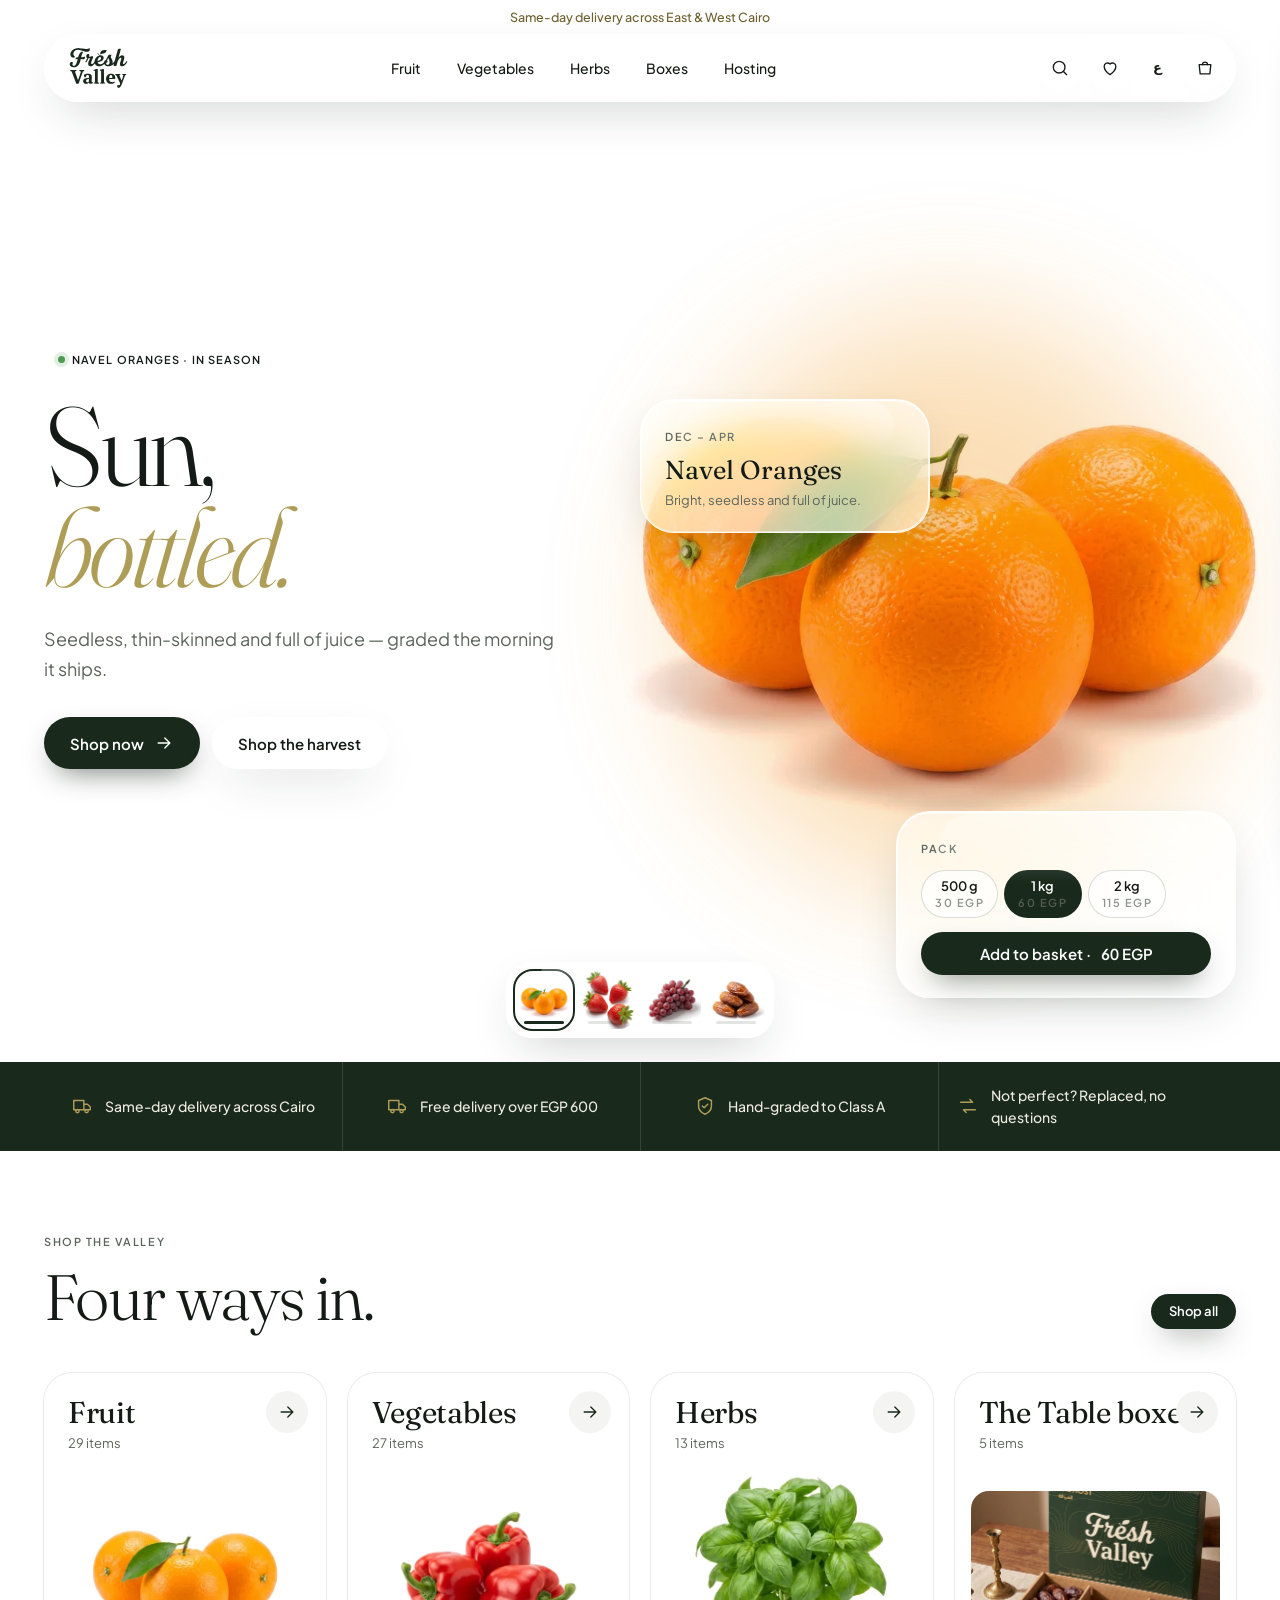
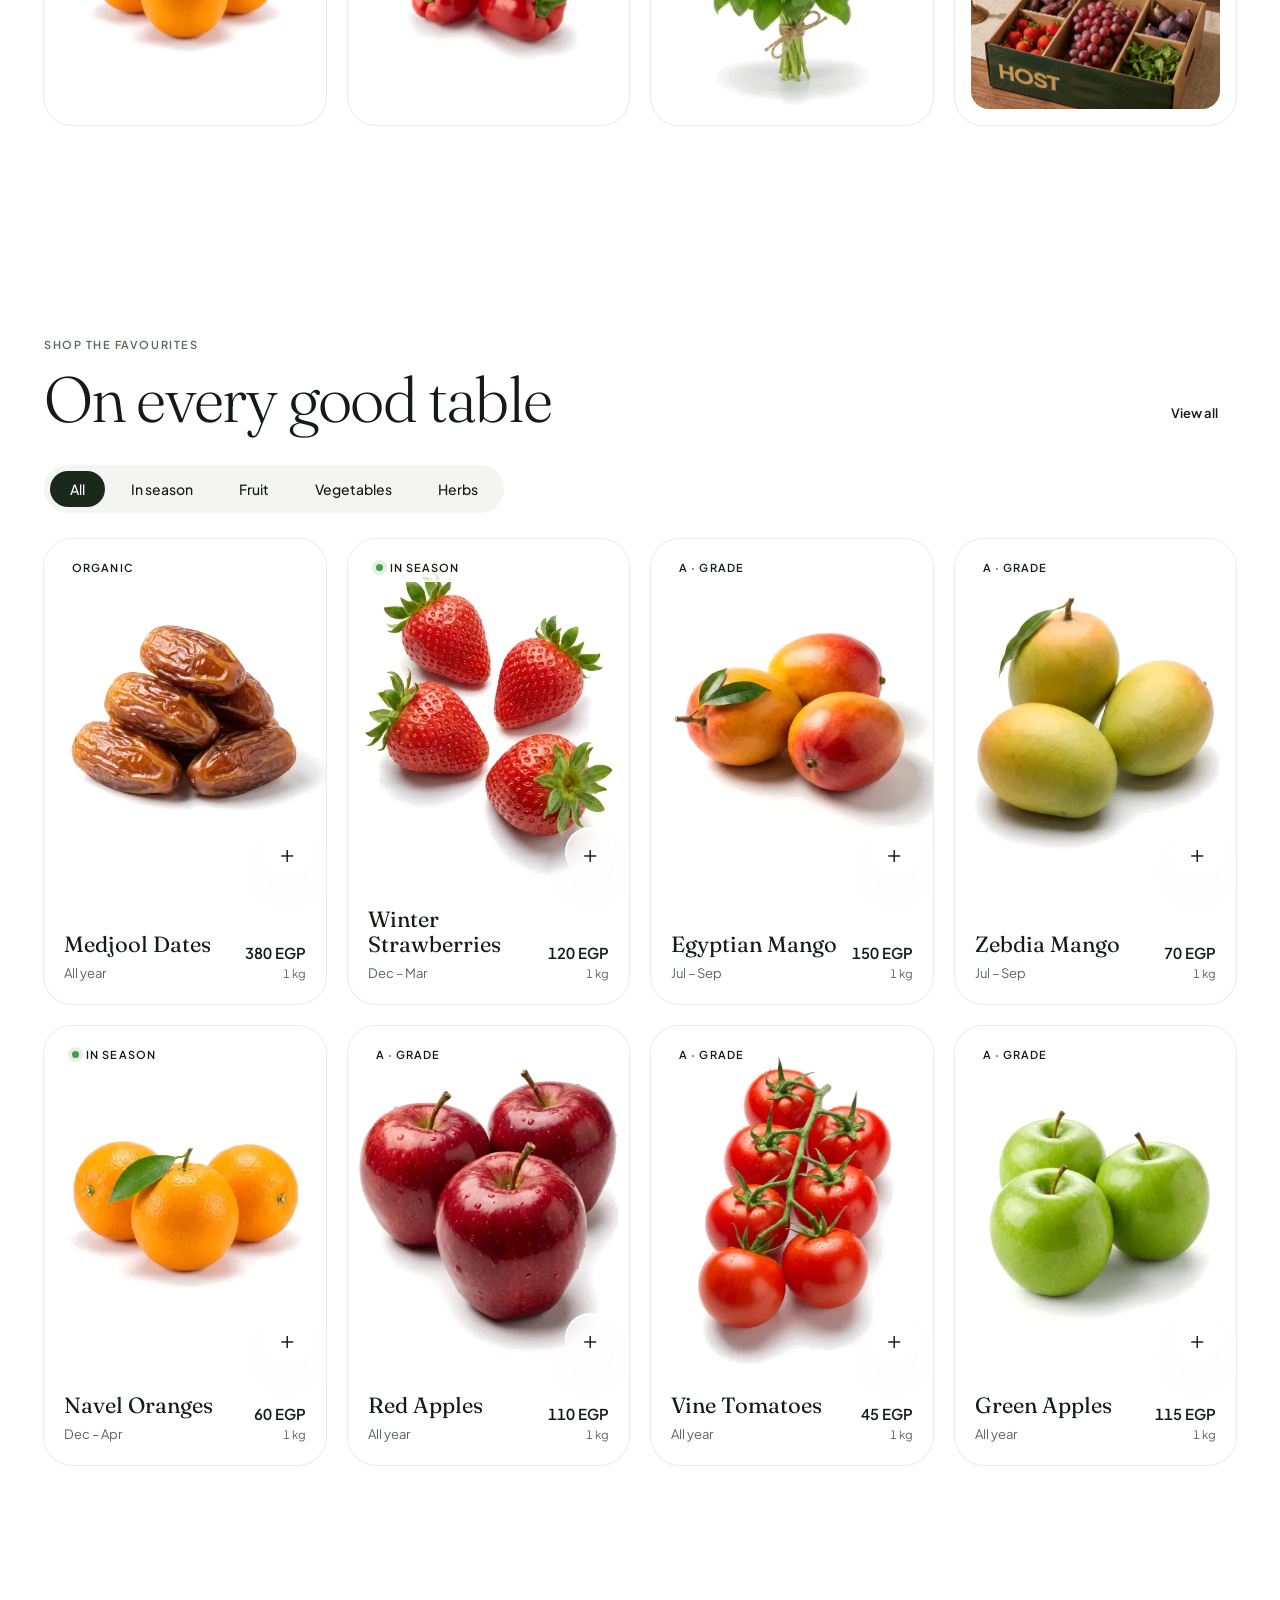
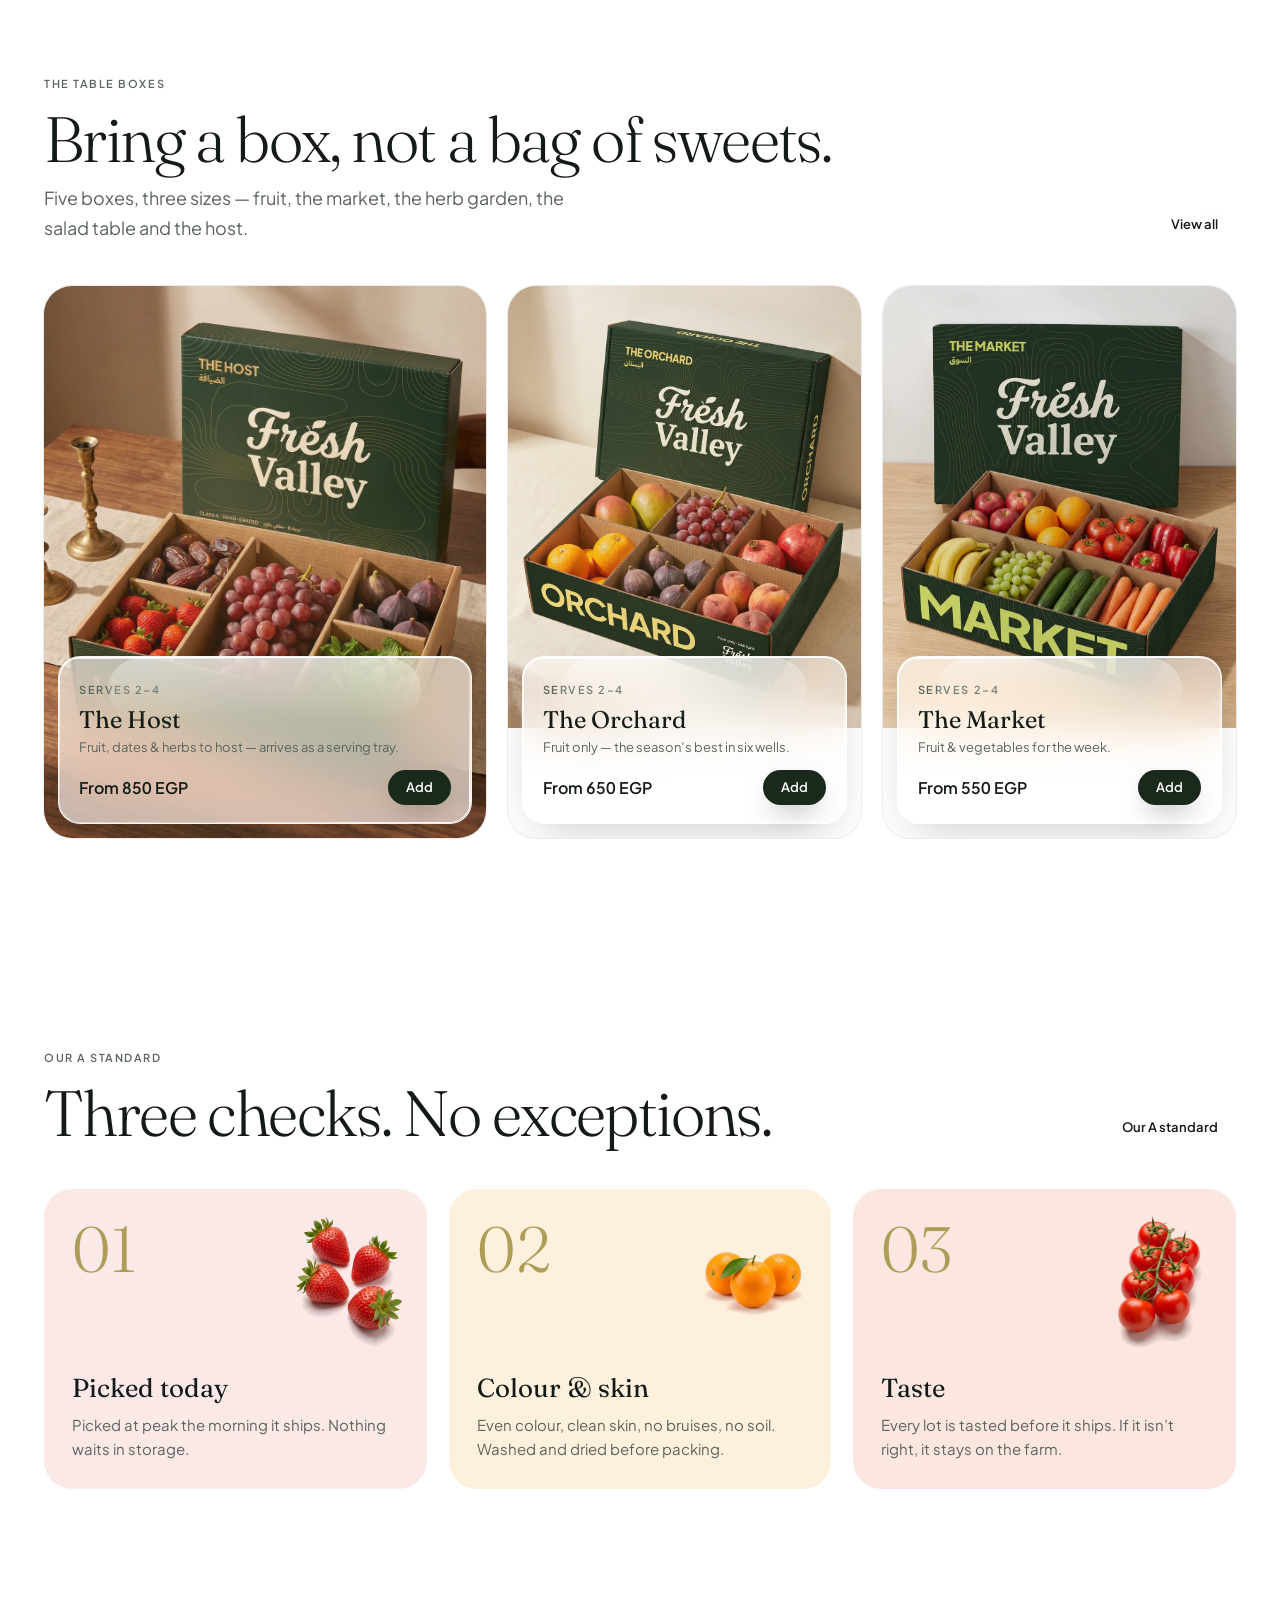
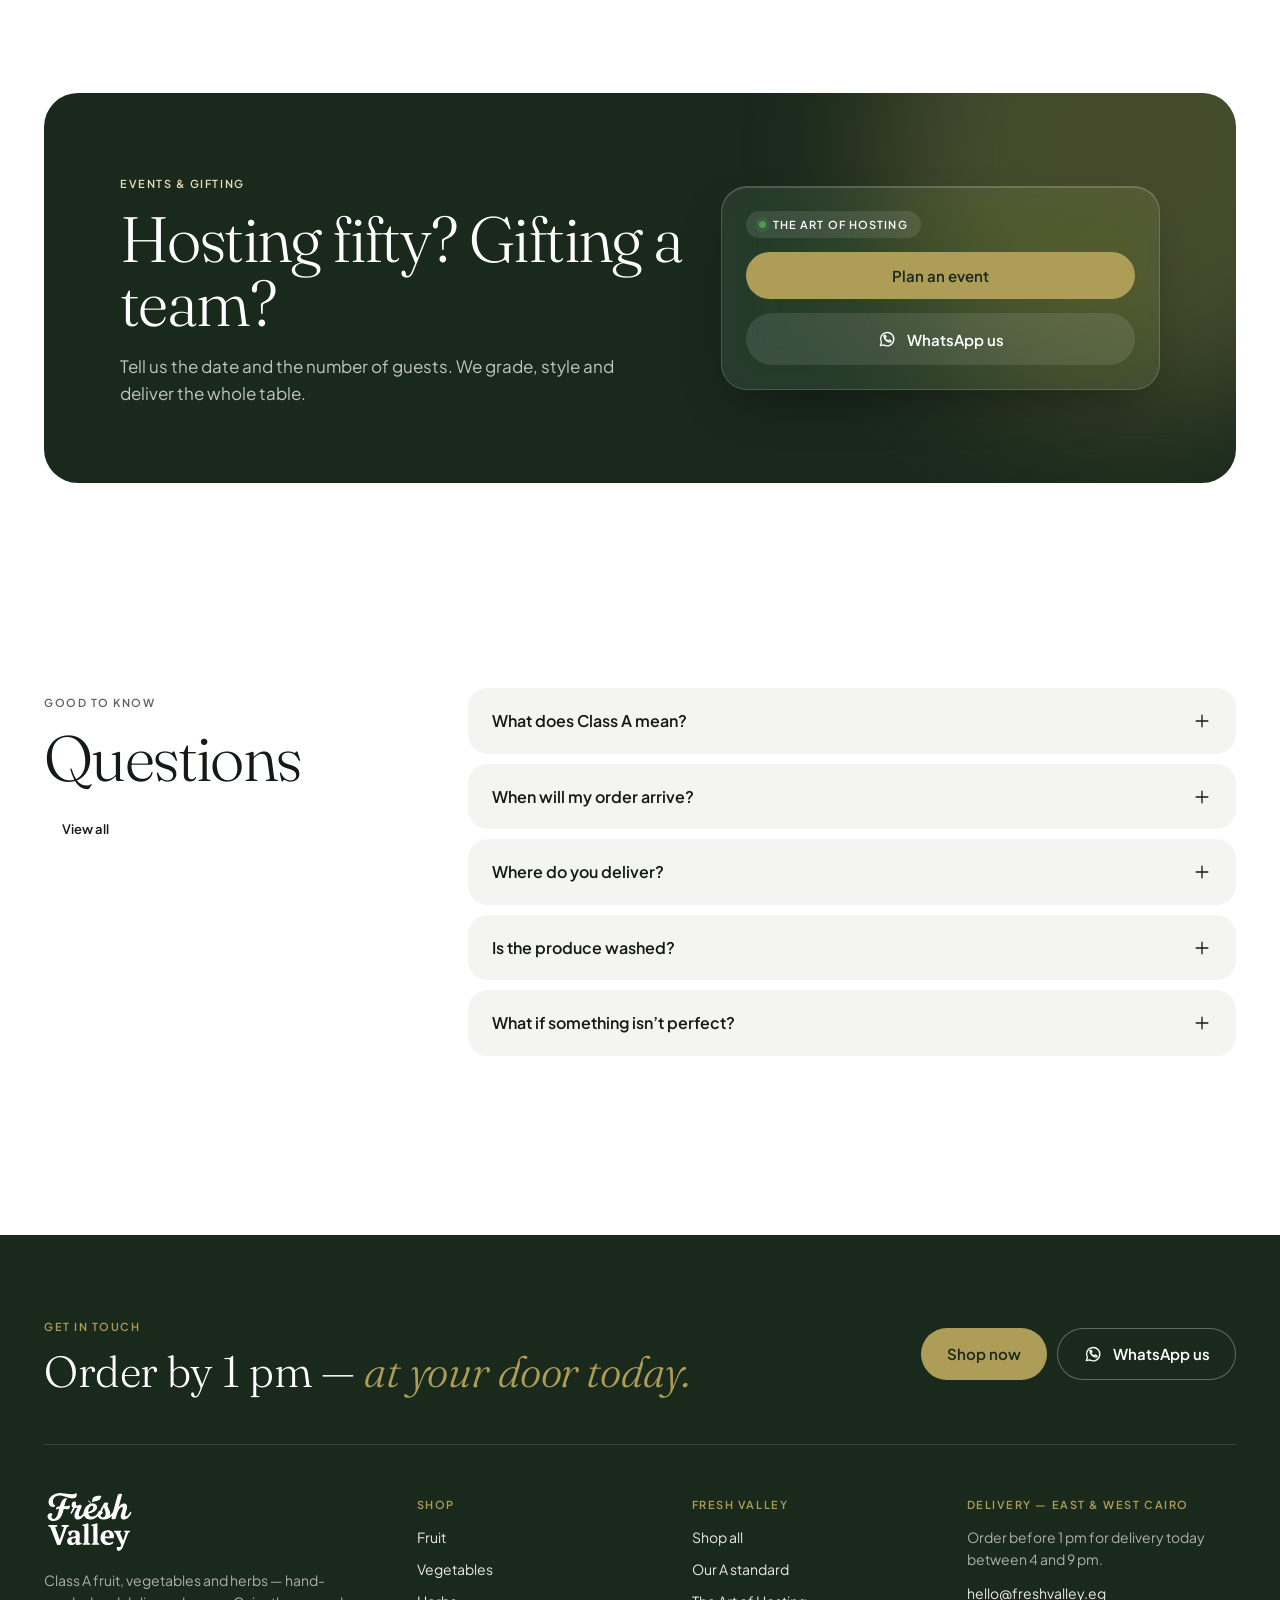
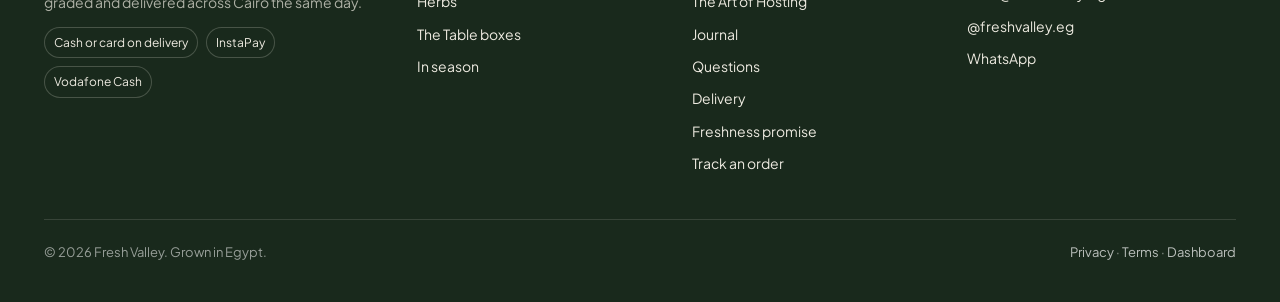
<file: index.html>
<!DOCTYPE html>
<html lang="en" dir="ltr">
<head>
<meta charset="utf-8">
<meta name="viewport" content="width=device-width, initial-scale=1, viewport-fit=cover">
<title>Fresh Valley — Class A produce, delivered in Cairo</title>
<meta name="description" content="Export-grade fruit, vegetables, herbs and hosting boxes. Hand-graded, picked at peak and delivered the same day across New Cairo, Sheikh Zayed, October and Madinaty.">
<meta name="theme-color" content="#FFFFFF">
<link rel="icon" href="images/brand/favicon.svg" type="image/svg+xml">
<link rel="apple-touch-icon" href="images/brand/icon-192.png">
<link rel="manifest" href="manifest.webmanifest">
<meta property="og:type" content="website">
<meta property="og:title" content="Fresh Valley — Class A produce, delivered in Cairo">
<meta property="og:description" content="Hand-graded fruit, vegetables, herbs and hosting boxes. Same-day delivery across Cairo.">
<meta property="og:image" content="images/og.jpg">
<meta name="twitter:card" content="summary_large_image">
<link rel="preconnect" href="https://fonts.googleapis.com">
<link rel="preconnect" href="https://fonts.gstatic.com" crossorigin>
<link rel="stylesheet" href="https://fonts.googleapis.com/css2?family=Fraunces:ital,opsz,wght@0,9..144,300;0,9..144,400;1,9..144,300;1,9..144,400&family=Plus+Jakarta+Sans:wght@400;500;600;700&family=IBM+Plex+Sans+Arabic:wght@300;400;500;600&display=swap">
<link rel="preload" as="image" href="images/products/orange.webp" fetchpriority="high">
<link rel="stylesheet" href="assets/css/store.css?v=12">
<script>
  (function () { try { var l = JSON.parse(localStorage.getItem('fvg_lang')); if (l === 'ar') { document.documentElement.lang = 'ar'; document.documentElement.dir = 'rtl'; } } catch (e) {} })();
</script>
<script type="application/ld+json">{"@context":"https://schema.org","@type":"GroceryStore","name":"Fresh Valley","description":"Class A fruit, vegetables, herbs and hosting boxes, hand-graded and delivered the same day across Cairo.","areaServed":["New Cairo","Sheikh Zayed","6th of October","Madinaty","El Rehab","Heliopolis","Maadi","Zamalek"],"currenciesAccepted":"EGP","paymentAccepted":"Cash, Card, InstaPay, Vodafone Cash"}</script>
</head>
<body>
<div id="app"><div style="min-height:100vh;display:grid;place-items:center;color:#5C655D;font:500 14px/1 'Plus Jakarta Sans',system-ui,sans-serif">Fresh Valley</div></div>
<noscript><p style="padding:2rem;font-family:sans-serif">Fresh Valley needs JavaScript to show the shop. You can also order on WhatsApp.</p></noscript>
<script src="assets/js/defaults.js?v=11"></script>
<script src="assets/js/core.js?v=4"></script>
<script src="assets/js/track.js?v=1"></script>
<script src="assets/js/store.js?v=8"></script>
<script>FVS.boot();</script>
</body>
</html>
</file>
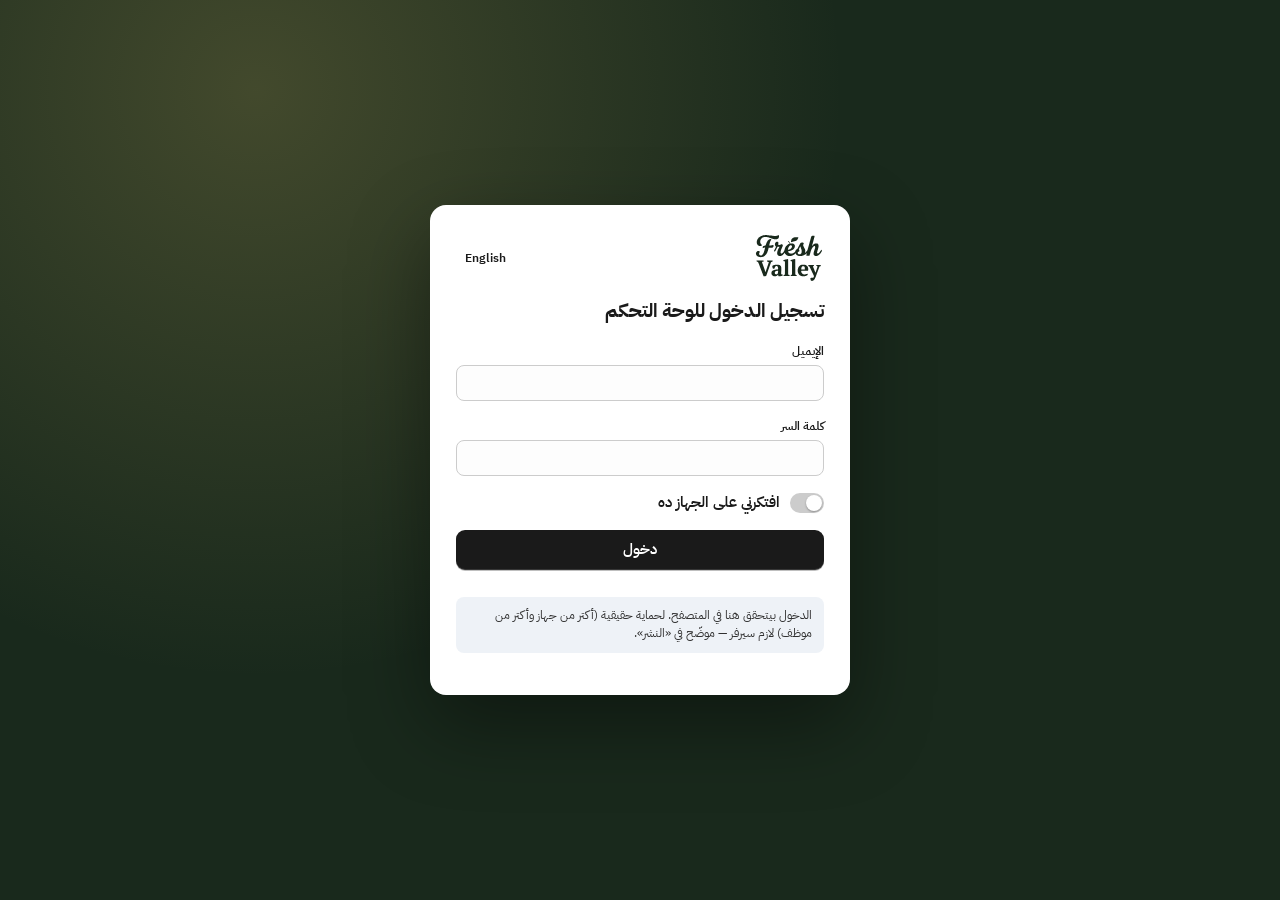
<file: admin.html>
<!DOCTYPE html>
<html lang="ar" dir="rtl">
<head>
<meta charset="utf-8">
<meta name="viewport" content="width=device-width, initial-scale=1, viewport-fit=cover">
<title>Fresh Valley Admin · فريش فالي — لوحة التحكم</title>
<meta name="robots" content="noindex, nofollow">
<meta name="theme-color" content="#19291C">
<link rel="icon" href="images/brand/favicon.svg" type="image/svg+xml">
<link rel="preconnect" href="https://fonts.googleapis.com">
<link rel="preconnect" href="https://fonts.gstatic.com" crossorigin>
<link rel="stylesheet" href="https://fonts.googleapis.com/css2?family=Plus+Jakarta+Sans:wght@400;500;600;700&family=IBM+Plex+Sans+Arabic:wght@400;500;600;700&family=JetBrains+Mono:wght@400;500&display=swap">
<link rel="stylesheet" href="assets/css/admin.css?v=1">
<script>
  (function () { try { var l = localStorage.getItem('fvg_adm_lang') || 'ar'; document.documentElement.lang = l; document.documentElement.dir = l === 'ar' ? 'rtl' : 'ltr'; } catch (e) {} })();
</script>
</head>
<body>
<div id="root"><div style="min-height:100vh;display:grid;place-items:center;color:#8a8a8a;font:500 14px/1 'Plus Jakarta Sans',system-ui,sans-serif">Fresh Valley · فريش فالي</div></div>
<noscript><p style="padding:2rem;font-family:sans-serif">The dashboard needs JavaScript. · لوحة التحكم محتاجة JavaScript.</p></noscript>
<script src="assets/js/defaults.js?v=11"></script>
<script src="assets/js/core.js?v=4"></script>
<script src="assets/js/admin/charts.js?v=1"></script>
<script src="assets/js/admin/stats.js?v=1"></script>
<script src="assets/js/admin/app.js?v=1"></script>
<script src="assets/js/admin/views-commerce.js?v=5"></script>
<script src="assets/js/admin/views-analytics.js?v=1"></script>
<script src="assets/js/admin/views-store.js?v=7"></script>
<script>NZA.boot();</script>
</body>
</html>
</file>
<file: assets/css/store.css>
/* =========================================================================
   Fresh Valley — "Liquid Lens" storefront
   White ground · real produce on white · glass that behaves like a lens.
   Glass levels: .gc clear (over produce) · .gf frost (UI) · .gt tint (labels)
   ========================================================================= */
:root {
  --white: #FFFFFF; --mist: #F4F5F2; --mist-2: #ECEEE9;
  --forest: #19291C; --forest-2: #2D4630; --olive: #AE9D57; --olive-dk: #6E5F2E; --olive-lt: #E8DFB8;
  --ink: #141A15; --mute: #5C655D; --faint: #8B938B; --line: rgba(25, 41, 28, .09); --line-2: rgba(25, 41, 28, .16);
  --ok: #2F7A3A; --warn: #B4630E; --bad: #B42318;
  --serif: "Fraunces", Georgia, serif; --sans: "Plus Jakarta Sans", system-ui, -apple-system, "Segoe UI", sans-serif;
  --ar: "IBM Plex Sans Arabic", "Plus Jakarta Sans", system-ui, sans-serif;
  --r-s: 14px; --r-m: 22px; --r-l: var(--radius, 30px); --pill: 999px;
  --lift: 0 18px 50px -18px rgba(25, 41, 28, .28);
  --gutter: clamp(16px, 4vw, 44px); --max: 1320px;
  --ease: cubic-bezier(.2, .7, .2, 1);
  --hue: #AE9D57;
}
[lang="ar"] { --serif: "IBM Plex Sans Arabic", var(--sans); --sans: var(--ar); }
* { box-sizing: border-box; }
html { -webkit-text-size-adjust: 100%; scroll-behavior: smooth; }
body { margin: 0; background: var(--white); color: var(--ink); font: 400 16px/1.6 var(--sans); -webkit-font-smoothing: antialiased; overflow-x: hidden; }
img { display: block; max-width: 100%; }
a { color: inherit; text-decoration: none; }
button, input, select, textarea { font: inherit; color: inherit; }
button { cursor: pointer; background: none; border: 0; padding: 0; }
[hidden] { display: none !important; }
:focus-visible { outline: 2px solid var(--olive); outline-offset: 3px; border-radius: 6px; }
.sr { position: absolute; width: 1px; height: 1px; overflow: hidden; clip: rect(0 0 0 0); white-space: nowrap; }
.wrap { width: 100%; max-width: var(--max); margin-inline: auto; padding-inline: var(--gutter); }
.i { width: 20px; height: 20px; fill: none; stroke: currentColor; stroke-width: 1.6; stroke-linecap: round; stroke-linejoin: round; flex: none; }
.prod { mix-blend-mode: multiply; }
.num { font-variant-numeric: tabular-nums; }

/* ─────────── glass ─────────── */
.gf, .gc { border: 1px solid rgba(255, 255, 255, .85); box-shadow: inset 0 1px 0 #fff, inset 0 -1px 1px rgba(255, 255, 255, .35), var(--lift); }
.gf { background: rgba(255, 255, 255, .64); -webkit-backdrop-filter: blur(26px) saturate(180%); backdrop-filter: blur(26px) saturate(180%); }
.gc { background: rgba(255, 255, 255, .28); -webkit-backdrop-filter: blur(9px) saturate(220%) contrast(1.04); backdrop-filter: blur(9px) saturate(220%) contrast(1.04); }
.gt { background: rgba(20, 32, 22, .56); -webkit-backdrop-filter: blur(18px) saturate(140%); backdrop-filter: blur(18px) saturate(140%); color: #fff; border: 1px solid rgba(255, 255, 255, .2); }
.rim { position: relative; isolation: isolate; }
.rim::before { content: ""; position: absolute; inset: 0; border-radius: inherit; padding: 1.3px; pointer-events: none; z-index: 1;
  background: linear-gradient(140deg, #fff, rgba(255, 255, 255, .12) 35%, rgba(255, 255, 255, 0) 55%, rgba(255, 255, 255, .65) 85%, #fff);
  -webkit-mask: linear-gradient(#000 0 0) content-box, linear-gradient(#000 0 0); -webkit-mask-composite: xor; mask-composite: exclude; }
.rim::after { content: ""; position: absolute; left: 12%; right: 12%; top: 1px; height: 38%; border-radius: 999px; pointer-events: none; background: linear-gradient(180deg, rgba(255, 255, 255, .6), rgba(255, 255, 255, 0)); opacity: .6; z-index: 1; }
@supports not ((backdrop-filter: blur(1px)) or (-webkit-backdrop-filter: blur(1px))) { .gf { background: rgba(255, 255, 255, .94); } .gc { background: rgba(255, 255, 255, .7); } .gt { background: rgba(20, 32, 22, .9); } }
.halo { position: absolute; border-radius: 50%; filter: blur(70px); opacity: .34; pointer-events: none; background: var(--hue); }
[data-halos="0"] .halo { display: none; }

/* ─────────── type ─────────── */
.kick { display: inline-flex; align-items: center; gap: 8px; font: 600 11px/1 var(--sans); letter-spacing: .14em; text-transform: uppercase; color: var(--mute); }
[lang="ar"] .kick { letter-spacing: 0; font-size: 13px; text-transform: none; }
.h1 { font: 300 clamp(52px, 9vw, 112px)/.9 var(--serif); letter-spacing: -.035em; margin: 0; }
.h2 { font: 300 clamp(36px, 5.2vw, 64px)/1 var(--serif); letter-spacing: -.025em; margin: 0; }
.h3 { font: 400 clamp(24px, 2.6vw, 32px)/1.1 var(--serif); letter-spacing: -.01em; margin: 0; }
.h1 em, .h2 em, .h3 em { font-style: italic; color: var(--olive); }
[lang="ar"] .h1 { font-weight: 300; letter-spacing: -.01em; line-height: 1.12; font-size: clamp(44px, 7.4vw, 92px); }
[lang="ar"] .h2 { font-weight: 300; letter-spacing: 0; line-height: 1.15; }
[lang="ar"] .h3 { font-weight: 400; letter-spacing: 0; }
[lang="ar"] .h1 em, [lang="ar"] .h2 em { font-style: normal; }
.lead { font-size: 18px; line-height: 1.65; color: var(--mute); max-width: 520px; margin: 0; }
.muted { color: var(--mute); } .small { font-size: 13px; } .faint { color: var(--faint); }

/* ─────────── controls ─────────── */
.btn { display: inline-flex; align-items: center; justify-content: center; gap: 10px; font: 600 15px/1 var(--sans); padding: 16px 26px; border-radius: var(--pill); border: 0; white-space: nowrap; transition: transform .2s var(--ease), box-shadow .2s, background .2s; }
.btn:active { transform: scale(.98); }
.btn--dark { background: var(--forest); color: #fff; box-shadow: 0 12px 30px -12px rgba(25, 41, 28, .7); }
.btn--dark:hover { background: var(--forest-2); }
.btn--olive { background: var(--olive); color: var(--forest); }
.btn--glass { color: var(--ink); }
.btn--wa { background: #fff; color: var(--forest); box-shadow: inset 0 0 0 1px var(--line-2); }
.btn--sm { padding: 11px 18px; font-size: 13px; }
.btn--block { width: 100%; }
.btn[disabled] { opacity: .45; cursor: not-allowed; }
.ib { width: 46px; height: 46px; border-radius: 50%; display: grid; place-items: center; flex: none; position: relative; transition: transform .2s var(--ease); }
.ib:hover { transform: translateY(-1px); }
.ib .cnt { position: absolute; top: -3px; inset-inline-end: -3px; min-width: 19px; height: 19px; padding: 0 5px; border-radius: 10px; background: var(--forest); color: #fff; font: 700 10.5px/19px var(--sans); text-align: center; z-index: 2; }
.ib .cnt:empty { display: none; }
.chip { display: inline-flex; align-items: center; gap: 7px; font: 600 11px/1 var(--sans); letter-spacing: .1em; text-transform: uppercase; padding: 8px 13px; border-radius: var(--pill); white-space: nowrap; }
[lang="ar"] .chip { letter-spacing: 0; font-size: 12px; text-transform: none; }
.dot { width: 7px; height: 7px; border-radius: 50%; background: #4E9A55; box-shadow: 0 0 0 4px rgba(78, 154, 85, .16); flex: none; }
.dot--amber { background: #E08A1E; box-shadow: 0 0 0 4px rgba(224, 138, 30, .18); }
.dot--red { background: #D23B3B; box-shadow: 0 0 0 4px rgba(210, 59, 59, .15); }
.step { display: inline-flex; align-items: center; gap: 14px; padding: 6px; border-radius: var(--pill); font-weight: 600; }
.step button { width: 36px; height: 36px; border-radius: 50%; background: #fff; display: grid; place-items: center; box-shadow: 0 1px 3px rgba(0, 0, 0, .1); font-size: 18px; }
.step span { min-width: 22px; text-align: center; }
.seg { display: inline-flex; gap: 4px; padding: 6px; border-radius: var(--pill); flex-wrap: wrap; }
.seg a, .seg button { font-size: 14px; font-weight: 500; padding: 10px 18px; border-radius: var(--pill); transition: background .2s; }
.seg .on { background: var(--forest); color: #fff; }
.seg a:not(.on):hover, .seg button:not(.on):hover { background: rgba(255, 255, 255, .8); }
.fld { display: grid; gap: 7px; font-size: 13px; font-weight: 600; color: var(--ink); }
.inp { width: 100%; height: 50px; border-radius: 14px; border: 1px solid var(--line-2); background: #fff; padding: 0 16px; font-size: 15px; font-weight: 400; transition: border-color .2s, box-shadow .2s; }
textarea.inp { height: auto; padding: 14px 16px; resize: vertical; }
.inp:focus { outline: 0; border-color: var(--olive); box-shadow: 0 0 0 4px rgba(174, 157, 87, .18); }
.inp.bad { border-color: var(--bad); box-shadow: 0 0 0 4px rgba(180, 35, 24, .1); }
select.inp { appearance: none; background: #fff url("data:image/svg+xml,%3Csvg xmlns='http://www.w3.org/2000/svg' width='12' height='8'%3E%3Cpath d='M1 1l5 5 5-5' fill='none' stroke='%23141A15' stroke-width='1.6'/%3E%3C/svg%3E") no-repeat right 16px center; padding-inline-end: 40px; }
[dir="rtl"] select.inp { background-position: left 16px center; }
.opt { display: flex; align-items: center; gap: 12px; padding: 14px 16px; border-radius: 16px; border: 1px solid var(--line-2); background: #fff; cursor: pointer; transition: border-color .2s, box-shadow .2s; }
.opt input { accent-color: var(--forest); width: 18px; height: 18px; }
.opt:has(input:checked) { border-color: var(--forest); box-shadow: 0 0 0 1px var(--forest); }
.opt b { font-weight: 600; } .opt small { display: block; color: var(--mute); font-size: 12.5px; }

/* ─────────── announcement + header ─────────── */
.ann { text-align: center; font: 500 12.5px/1 var(--sans); color: var(--olive-dk); padding: 11px var(--gutter) 0; min-height: 23px; }
.ann span { transition: opacity .4s; }
.hdr { position: sticky; top: 10px; z-index: 50; padding: 10px var(--gutter) 0; pointer-events: none; }
.hdr__in { pointer-events: auto; max-width: var(--max); margin: 0 auto; display: flex; align-items: center; gap: 14px; padding: 8px 8px 8px 22px; border-radius: var(--pill); }
[dir="rtl"] .hdr__in { padding: 8px 22px 8px 8px; }
.logo { display: block; width: 62px; height: 40px; background: var(--forest); -webkit-mask: url(../../images/brand/logo.svg) center/contain no-repeat; mask: url(../../images/brand/logo.svg) center/contain no-repeat; flex: none; }
.logo--light { background: #fff; }
.hdr nav { margin-inline: auto; }
.hdr nav .seg { padding: 4px; }
.hdr nav .seg a { padding: 10px 16px; font-size: 14px; }
.hdr__act { display: flex; gap: 6px; align-items: center; }
.hdr__act .ib { width: 44px; height: 44px; }
.lang { font: 600 13px/1 var(--sans); padding: 0 14px; height: 44px; border-radius: var(--pill); }
.hdr--scrolled .hdr__in { box-shadow: inset 0 1px 0 #fff, 0 20px 50px -20px rgba(25, 41, 28, .35); }

/* mobile dock */
.dock { position: fixed; z-index: 60; left: 12px; right: 12px; bottom: max(12px, env(safe-area-inset-bottom)); display: none; justify-content: space-around; padding: 8px; border-radius: 28px; }
.dock a, .dock button { display: grid; place-items: center; gap: 2px; font: 600 10.5px/1 var(--sans); width: 64px; height: 50px; border-radius: 20px; position: relative; }
.dock .on { background: var(--forest); color: #fff; }
.dock .cnt { position: absolute; top: 2px; inset-inline-end: 10px; min-width: 17px; height: 17px; border-radius: 9px; background: var(--olive); color: var(--forest); font: 700 10px/17px var(--sans); text-align: center; padding: 0 4px; }
.dock .cnt:empty { display: none; }

/* ─────────── sections ─────────── */
main { display: block; min-height: 60vh; }
.sec { position: relative; padding-block: clamp(56px, 8vw, 110px); }
.sec--tight { padding-block: clamp(36px, 5vw, 64px); }
.sec__h { display: flex; align-items: flex-end; justify-content: space-between; gap: 20px; margin-bottom: clamp(26px, 3.5vw, 44px); flex-wrap: wrap; }
.sec__h .h2 { margin-top: 12px; }
.sec__h p { margin: 12px 0 0; }
.clip { overflow: hidden; overflow: clip; }

/* hero — Liquid Lens */
.hero { position: relative; min-height: min(860px, calc(100svh - 70px)); display: flex; align-items: center; overflow: hidden; overflow: clip; padding-block: 40px 90px; }
.hero__img { position: absolute; inset-inline-end: -4%; top: 50%; translate: 0 -50%; width: min(60vw, 900px); aspect-ratio: 4/5; z-index: 0; transition: opacity .5s var(--ease); }
.hero__img img { width: 100%; height: 100%; object-fit: contain; -webkit-mask: radial-gradient(closest-side, #000 74%, transparent); mask: radial-gradient(closest-side, #000 74%, transparent); }
.hero__img .halo { width: 70%; height: 60%; left: 15%; top: 22%; opacity: .32; }
.hero__copy { position: relative; z-index: 3; max-width: 600px; }
.hero__copy .h1 span { display: block; font-style: italic; color: var(--olive); }
[lang="ar"] .hero__copy .h1 span { font-style: normal; }
.hero__copy .lead { margin: 26px 0 34px; }
.hero__cta { display: flex; gap: 12px; flex-wrap: wrap; }
.hero .lns { position: absolute; z-index: 3; border-radius: 34px; padding: 22px 24px; }
.hero .lns small { font: 600 11px/1 var(--sans); letter-spacing: .14em; text-transform: uppercase; color: var(--mute); }
[lang="ar"] .hero .lns small { letter-spacing: 0; font-size: 12px; text-transform: none; }
.hero .lns h4 { font: 400 26px/1.1 var(--serif); margin: 8px 0 12px; }
.hero .lns--a { inset-inline-start: 50%; top: 31%; width: 290px; }
.hero .lns--b { inset-inline-end: var(--gutter); bottom: 64px; width: 340px; }
.meter { height: 8px; border-radius: 9px; background: rgba(25, 41, 28, .08); overflow: hidden; margin: 8px 0 6px; }
.meter i { display: block; height: 100%; border-radius: 9px; background: linear-gradient(90deg, #F6B04A, #E5383F); }
.kv { display: flex; justify-content: space-between; gap: 12px; font-size: 13px; color: var(--mute); }
.kv b { color: var(--ink); font-weight: 600; }
.hero__dock { position: absolute; z-index: 4; left: 50%; bottom: 24px; translate: -50% 0; display: flex; gap: 6px; padding: 8px; border-radius: 26px; }
.hero__dock button { width: 58px; height: 58px; border-radius: 18px; background: #fff; overflow: hidden; outline: 2px solid transparent; transition: outline-color .2s, transform .2s; }
.hero__dock button img { width: 100%; height: 100%; object-fit: cover; }
.hero__dock button.on { outline-color: var(--forest); }
.hero__dock button:hover { transform: translateY(-2px); }
.addrow { display: flex; gap: 10px; margin-top: 14px; align-items: center; }
.addrow .btn { flex: 1; padding: 14px; }
.packs { display: flex; gap: 6px; flex-wrap: wrap; }
.packs button { font: 600 13px/1 var(--sans); padding: 10px 14px; border-radius: var(--pill); background: rgba(255, 255, 255, .7); box-shadow: inset 0 0 0 1px var(--line-2); transition: background .2s, color .2s; }
.packs button.on { background: var(--forest); color: #fff; box-shadow: none; }
.packs button small { display: block; font-weight: 500; opacity: .7; margin-top: 4px; font-size: 11.5px; }
.packs button[disabled] { opacity: .4; text-decoration: line-through; }

/* trust */
.trust { display: grid; grid-template-columns: repeat(4, minmax(0, 1fr)); gap: 12px; }
.trust div { display: flex; align-items: center; gap: 12px; padding: 18px 20px; border-radius: var(--r-m); background: var(--mist); font-size: 14px; font-weight: 500; }
.trust .i { color: var(--olive-dk); width: 22px; height: 22px; }

/* product card */
.grid { display: grid; grid-template-columns: repeat(4, minmax(0, 1fr)); gap: clamp(12px, 1.8vw, 22px); }
.grid--3 { grid-template-columns: repeat(3, minmax(0, 1fr)); }
.pc { position: relative; border-radius: var(--r-l); background: #fff; box-shadow: 0 0 0 1px var(--line); overflow: hidden; transition: box-shadow .35s var(--ease), translate .35s var(--ease); --hue: #AE9D57; }
.pc:hover { box-shadow: 0 0 0 1px var(--line), 0 30px 60px -30px color-mix(in srgb, var(--hue) 55%, transparent); translate: 0 -3px; }
.pc__media { position: relative; }
.packs button.on small { opacity: .85; }
.pc__well { position: relative; display: block; aspect-ratio: 4/5; background: #fff; overflow: hidden; cursor: zoom-in; }
.pc__well > img { width: 100%; height: 100%; object-fit: cover; transition: scale .6s var(--ease); }

.pc__well .halo { width: 70%; height: 55%; left: 15%; top: 30%; opacity: 0; transition: opacity .5s; }
.pc:hover .pc__well .halo { opacity: .26; }
.pc .tag { position: absolute; inset-inline-start: 14px; top: 14px; z-index: 3; }
.pc__add { position: absolute; inset-inline-end: 14px; bottom: 14px; z-index: 3; width: 50px; height: 50px; border-radius: 50%; display: grid; place-items: center; font-size: 24px; font-weight: 300; transition: transform .25s var(--ease), background .2s; }
.pc__add:hover { transform: scale(1.07); }
.pc__add.ok { background: var(--forest); color: #fff; }
.pc__fav { position: absolute; inset-inline-end: 14px; top: 14px; z-index: 3; width: 38px; height: 38px; border-radius: 50%; display: grid; place-items: center; opacity: 0; transition: opacity .25s; }
.pc:hover .pc__fav, .pc__fav.on { opacity: 1; }
.pc__fav.on svg { fill: var(--forest); stroke: var(--forest); }
.pc__fav .i { width: 17px; height: 17px; }
.pc__meta { padding: 16px 20px 20px; display: flex; justify-content: space-between; align-items: flex-end; gap: 10px; }
.pc__meta h3 { font: 400 22px/1.15 var(--serif); margin: 0; }
[lang="ar"] .pc__meta h3 { font-size: 19px; font-weight: 600; }
.pc__meta p { font-size: 13px; color: var(--mute); margin: 5px 0 0; }
.pc__pr { font-weight: 600; font-size: 15px; white-space: nowrap; text-align: end; }
.pc__pr small { display: block; font-weight: 400; color: var(--mute); font-size: 11.5px; }
.pc--out .pc__well > img { filter: grayscale(.85); opacity: .7; }
.pc .notify { position: absolute; left: 12px; right: 12px; bottom: 12px; z-index: 3; border-radius: 18px; padding: 12px 14px; display: flex; align-items: center; justify-content: space-between; gap: 10px; font-size: 13px; }

/* the lens */
.lens { position: absolute; z-index: 4; width: 150px; height: 150px; border-radius: 50%; background-repeat: no-repeat; background-color: #fff; pointer-events: none; box-shadow: 0 0 0 3px #fff, 0 16px 34px -14px rgba(25, 41, 28, .4); }
.lens--live { opacity: 0; scale: .7; transition: opacity .2s, scale .25s var(--ease); translate: -50% -50%; }
.lens--live.on { opacity: 1; scale: 1; }
.lens-lbl { position: absolute; z-index: 4; font: 600 11px/1 var(--sans); letter-spacing: .1em; text-transform: uppercase; padding: 7px 12px; border-radius: 999px; }
[data-lens="0"] .lens--live { display: none; }

/* lens feature section */
.lensx { display: grid; grid-template-columns: 1.1fr 1fr; gap: clamp(24px, 5vw, 80px); align-items: center; }
.lensx__stage { position: relative; aspect-ratio: 1/1; border-radius: var(--r-l); background: #fff; overflow: hidden; cursor: none; box-shadow: 0 0 0 1px var(--line); touch-action: none; }
.lensx__stage > img { width: 100%; height: 100%; object-fit: contain; }
.lensx__stage .halo { width: 60%; height: 60%; left: 20%; top: 20%; opacity: .2; }
.lensx__stage .lens { width: clamp(170px, 22vw, 260px); height: clamp(170px, 22vw, 260px); }
.lensx__hint { position: absolute; inset-inline-start: 18px; bottom: 18px; z-index: 5; }
.gradecard { border-radius: var(--r-l); padding: 26px 26px 22px; }
.gradecard .top { display: flex; justify-content: space-between; align-items: flex-start; }
.gradecard small { font: 600 11px/1 var(--sans); letter-spacing: .14em; text-transform: uppercase; color: var(--mute); }
[lang="ar"] .gradecard small { letter-spacing: 0; font-size: 12px; text-transform: none; }
.gradecard .big { font: 300 66px/1 var(--serif); letter-spacing: -.03em; margin-top: 6px; }
.gradecard .row { display: flex; justify-content: space-between; font-size: 14px; padding: 12px 0; border-top: 1px solid var(--line); gap: 14px; }
.gradecard .row b { font-weight: 600; text-align: end; }
.stage-wrap { position: relative; }
.stage-wrap .halo { width: 80%; height: 80%; left: 10%; top: 10%; }

/* collection doors */
.doors { display: grid; grid-template-columns: repeat(4, minmax(0, 1fr)); gap: clamp(12px, 1.8vw, 22px); }
.door { position: relative; aspect-ratio: 3/4; border-radius: var(--r-l); background: #fff; box-shadow: 0 0 0 1px var(--line); overflow: hidden; display: block; --hue: #AE9D57; }
.door > img { width: 100%; height: 100%; object-fit: cover; transition: scale .7s var(--ease); }

.door .halo { width: 80%; height: 60%; left: 10%; top: 25%; opacity: .2; }
.door__lbl { position: absolute; left: 14px; right: 14px; bottom: 14px; z-index: 3; border-radius: 20px; padding: 16px 18px; display: flex; justify-content: space-between; align-items: center; gap: 10px; }
.door__lbl b { font: 400 22px/1.1 var(--serif); display: block; }
[lang="ar"] .door__lbl b { font-weight: 600; font-size: 19px; }
.door__lbl span { font-size: 12.5px; color: var(--mute); }
.door__lbl .arr { width: 40px; height: 40px; border-radius: 50%; background: var(--forest); color: #fff; display: grid; place-items: center; flex: none; }
[dir="rtl"] .arr .i, [dir="rtl"] .flip { transform: scaleX(-1); }

/* boxes */
.boxes { display: grid; grid-template-columns: 1.25fr 1fr 1fr; gap: clamp(12px, 1.8vw, 22px); }
.bx { position: relative; border-radius: var(--r-l); background: #fff; box-shadow: 0 0 0 1px var(--line); overflow: hidden; display: flex; flex-direction: column; --hue: #AE9D57; }
.bx__img { position: relative; aspect-ratio: 4/5; overflow: hidden; display: block; }
.bx:first-child .bx__img { aspect-ratio: auto; flex: 1; min-height: 420px; }
.bx__img > img { width: 100%; height: 100%; object-fit: cover; transition: scale .7s var(--ease); }

.bx__img .halo { width: 80%; height: 60%; left: 10%; top: 25%; opacity: .18; }
.bx__info { position: absolute; left: 14px; right: 14px; bottom: 14px; z-index: 3; border-radius: 22px; padding: 18px 20px; }
.bx__info h3 { font: 400 24px/1.1 var(--serif); margin: 6px 0 4px; }
[lang="ar"] .bx__info h3 { font-weight: 600; font-size: 20px; }
.bx__info p { font-size: 13px; color: var(--mute); margin: 0 0 12px; }
.bx__info .row { display: flex; justify-content: space-between; align-items: center; gap: 10px; }
.bx__info .pr { font-weight: 600; }
.inc { display: flex; gap: 6px; flex-wrap: wrap; }
.inc span { font-size: 12px; padding: 6px 10px; border-radius: 999px; background: var(--mist); }

/* standard steps */
.std { display: grid; grid-template-columns: repeat(3, minmax(0, 1fr)); gap: clamp(12px, 1.8vw, 22px); }
.std__s { position: relative; border-radius: var(--r-l); padding: 28px; background: var(--mist); overflow: hidden; min-height: 300px; display: flex; flex-direction: column; }
.std__s .n { font: 300 64px/1 var(--serif); color: var(--olive); }
.std__s h3 { font: 400 26px/1.1 var(--serif); margin: auto 0 10px; }
[lang="ar"] .std__s h3 { font-weight: 600; font-size: 22px; }
.std__s p { margin: 0; color: var(--mute); font-size: 15px; }
.std__s .lens { position: absolute; inset-inline-end: 22px; top: 22px; width: 104px; height: 104px; background-size: cover; background-position: center; }

/* band */
.band { position: relative; border-radius: calc(var(--r-l) + 6px); background: var(--forest); color: #fff; padding: clamp(36px, 6vw, 76px); overflow: hidden; display: grid; grid-template-columns: 1.3fr 1fr; gap: 30px; align-items: center; }
.band .halo { width: 520px; height: 520px; opacity: .3; }
.band .kick { color: var(--olive-lt); }
.band .h2 { color: #fff; margin-top: 12px; }
.band p { color: rgba(255, 255, 255, .72); font-size: 17px; margin: 18px 0 0; max-width: 520px; }
.band .gw { background: rgba(255, 255, 255, .08); -webkit-backdrop-filter: blur(22px) saturate(160%); backdrop-filter: blur(22px) saturate(160%); border: 1px solid rgba(255, 255, 255, .16); box-shadow: inset 0 1px 0 rgba(255, 255, 255, .18), 0 20px 50px -20px rgba(0, 0, 0, .5); border-radius: 26px; padding: 24px; position: relative; z-index: 2; display: grid; gap: 14px; justify-items: start; }
.band .gw .btn { width: 100%; }

/* editorial */
.edit { display: grid; grid-template-columns: 1fr 1fr; gap: clamp(24px, 5vw, 80px); align-items: center; }
.edit__img { border-radius: var(--r-l); overflow: hidden; aspect-ratio: 4/5; background: #fff; box-shadow: 0 0 0 1px var(--line); }
.edit__img img { width: 100%; height: 100%; object-fit: cover; }

/* faq */
.faq { display: grid; gap: 10px; max-width: 880px; }
.qa { border-radius: 20px; background: var(--mist); }
.qa summary { list-style: none; cursor: pointer; padding: 20px 24px; display: flex; justify-content: space-between; align-items: center; gap: 16px; font-weight: 600; font-size: 16px; }
.qa summary::-webkit-details-marker { display: none; }
.qa summary .i { transition: rotate .3s var(--ease); }
.qa[open] summary .i { rotate: 45deg; }
.qa > div { padding: 0 24px 22px; color: var(--mute); }

/* rails */
.rail { display: grid; grid-auto-flow: column; grid-auto-columns: calc((100% - 3 * 22px) / 4); gap: 22px; overflow-x: auto; scroll-snap-type: x mandatory; padding-bottom: 6px; scrollbar-width: none; }
.rail::-webkit-scrollbar { display: none; }
.rail > * { scroll-snap-align: start; }
.rnav { display: flex; gap: 8px; }
.rnav button { width: 46px; height: 46px; border-radius: 50%; display: grid; place-items: center; }
.rnav button[disabled] { opacity: .35; }

/* ─────────── page heads ─────────── */
.ph { position: relative; padding-block: clamp(36px, 5vw, 70px) clamp(24px, 3vw, 40px); overflow: hidden; overflow: clip; }
.ph .halo { width: 520px; height: 420px; inset-inline-end: -120px; top: -160px; opacity: .25; }
.ph .lead { margin-top: 16px; }
.ph__img { position: absolute; inset-inline-end: -20px; top: 0; bottom: 0; height: 100%; width: min(38vw, 460px); object-fit: contain; z-index: 0; -webkit-mask: radial-gradient(closest-side, #000 62%, transparent); mask: radial-gradient(closest-side, #000 62%, transparent); }
.ph .halo { opacity: .16; }
.boxes--more { grid-template-columns: 1fr 1fr; margin-top: 22px; }
.boxes--more .bx__img { aspect-ratio: 4/3; }
.ph > .wrap { position: relative; z-index: 2; }
.crumbs { font-size: 13px; color: var(--mute); display: flex; gap: 8px; align-items: center; flex-wrap: wrap; margin-bottom: 18px; }
.crumbs a:hover { color: var(--ink); }
.toolbar { display: flex; justify-content: space-between; align-items: center; gap: 12px; flex-wrap: wrap; margin-bottom: 24px; }
.toolbar .seg { background: var(--mist); }
.toolbar__r { display: flex; gap: 10px; align-items: center; flex-wrap: wrap; }
.toggle { display: inline-flex; align-items: center; gap: 10px; font-size: 14px; font-weight: 500; cursor: pointer; padding: 10px 16px; border-radius: var(--pill); background: var(--mist); }
.toggle input { appearance: none; width: 36px; height: 21px; border-radius: 12px; background: var(--line-2); position: relative; transition: background .2s; margin: 0; cursor: pointer; }
.toggle input::after { content: ""; position: absolute; top: 2px; inset-inline-start: 2px; width: 17px; height: 17px; border-radius: 50%; background: #fff; transition: inset-inline-start .2s; box-shadow: 0 1px 2px rgba(0, 0, 0, .2); }
.toggle input:checked { background: var(--forest); }
.toggle input:checked::after { inset-inline-start: 17px; }
.sortsel { height: 44px; border-radius: var(--pill); background-color: var(--mist); border: 0; padding-inline: 18px 40px; font-size: 14px; font-weight: 500; }
.empty { text-align: center; padding: 70px 20px; color: var(--mute); display: grid; justify-items: center; gap: 14px; }

/* ─────────── product page ─────────── */
.pdp { display: grid; grid-template-columns: 1.05fr 1fr; gap: clamp(24px, 4.5vw, 72px); align-items: start; padding-top: 10px; }
.pdp__gal { position: sticky; top: 100px; display: grid; gap: 14px; }
.pdp__stage { position: relative; aspect-ratio: 4/5; border-radius: var(--r-l); background: #fff; overflow: hidden; box-shadow: 0 0 0 1px var(--line); cursor: zoom-in; touch-action: pan-y; }
.pdp__stage > img { width: 100%; height: 100%; object-fit: cover; }
.pdp__stage .halo { width: 70%; height: 55%; left: 15%; top: 28%; opacity: .26; }
.pdp__stage .lens--live { width: clamp(160px, 18vw, 230px); height: clamp(160px, 18vw, 230px); }
.pdp__stage .tagrow { position: absolute; inset-inline-start: 16px; top: 16px; z-index: 3; display: flex; gap: 8px; flex-wrap: wrap; }
.pdp__stage .hint { position: absolute; inset-inline-start: 16px; bottom: 16px; z-index: 3; }
.pdp__thumbs { display: grid; grid-template-columns: repeat(4, 1fr); gap: 10px; }
.pdp__thumbs button { aspect-ratio: 1; border-radius: 16px; overflow: hidden; background: #fff; box-shadow: 0 0 0 1px var(--line); }
.pdp__thumbs button.on { box-shadow: 0 0 0 2px var(--forest); }
.pdp__thumbs img { width: 100%; height: 100%; object-fit: cover; }
.pdp__info .h2 { margin: 16px 0 10px; }
.pdp__sub { font-size: 18px; color: var(--mute); margin: 0 0 22px; }
.pdp__price { display: flex; align-items: baseline; gap: 10px; margin-bottom: 20px; }
.pdp__price b { font: 400 34px/1 var(--serif); }
.pdp__price s { color: var(--faint); }
.pdp__price small { color: var(--mute); font-size: 14px; }
.pdp__lbl { font: 600 12px/1 var(--sans); letter-spacing: .12em; text-transform: uppercase; color: var(--mute); margin: 0 0 10px; display: block; }
[lang="ar"] .pdp__lbl { letter-spacing: 0; font-size: 13px; text-transform: none; }
.pdp__buy { display: flex; gap: 10px; margin: 22px 0 14px; align-items: center; flex-wrap: wrap; }
.pdp__buy .btn--dark { flex: 1; min-width: 200px; }
.pdp__buy .step { background: var(--mist); }
.pdp__lines { display: grid; gap: 10px; margin: 18px 0 28px; }
.pdp__lines div { display: flex; gap: 12px; align-items: center; font-size: 14px; }
.pdp__lines .i { color: var(--olive-dk); }
.acc { border-top: 1px solid var(--line); }
.acc details { border-bottom: 1px solid var(--line); }
.acc summary { list-style: none; cursor: pointer; padding: 20px 0; display: flex; justify-content: space-between; align-items: center; font-weight: 600; }
.acc summary::-webkit-details-marker { display: none; }
.acc summary .i { transition: rotate .3s; }
.acc details[open] summary .i { rotate: 45deg; }
.acc .body { padding: 0 0 22px; color: var(--mute); }
.buybar { position: fixed; z-index: 55; left: 12px; right: 12px; bottom: 84px; border-radius: 24px; padding: 10px 10px 10px 18px; display: none; align-items: center; gap: 12px; translate: 0 140%; transition: translate .35s var(--ease); }
[dir="rtl"] .buybar { padding: 10px 18px 10px 10px; }
.buybar.on { translate: 0 0; }
.buybar img { width: 44px; height: 44px; border-radius: 12px; background: #fff; object-fit: cover; }
.buybar .t { flex: 1; min-width: 0; font-size: 13px; line-height: 1.3; }
.buybar .t b { display: block; font-size: 14px; white-space: nowrap; overflow: hidden; text-overflow: ellipsis; }

/* reviews */
.rv { display: grid; grid-template-columns: 300px 1fr; gap: 40px; }
.rv__sum { border-radius: var(--r-l); background: var(--mist); padding: 26px; align-self: start; }
.rv__sum .big { font: 300 56px/1 var(--serif); }
.rstars { color: var(--olive); letter-spacing: 2px; }
.rv__list { display: grid; gap: 14px; }
.rv__i { padding: 20px 22px; border-radius: 20px; box-shadow: 0 0 0 1px var(--line); }
.rv__i p { margin: 8px 0 0; color: var(--mute); }
.rv form { display: grid; gap: 12px; margin-top: 16px; }
.stars-in { display: flex; gap: 4px; flex-direction: row-reverse; justify-content: flex-end; }
.stars-in input { display: none; }
.stars-in label { font-size: 26px; color: var(--line-2); cursor: pointer; }
.stars-in input:checked ~ label, .stars-in label:hover, .stars-in label:hover ~ label { color: var(--olive); }

/* ─────────── drawer / overlays ─────────── */
.scrim { position: fixed; inset: 0; z-index: 80; background: rgba(20, 26, 21, .28); -webkit-backdrop-filter: blur(4px); backdrop-filter: blur(4px); opacity: 0; pointer-events: none; transition: opacity .3s; }
.scrim.on { opacity: 1; pointer-events: auto; }
.drawer { position: fixed; z-index: 90; top: 12px; bottom: 12px; inset-inline-end: 12px; width: min(440px, calc(100vw - 24px)); border-radius: 30px; display: flex; flex-direction: column; translate: calc(100% + 30px) 0; transition: translate .45s var(--ease); background: rgba(255, 255, 255, .86); }
[dir="rtl"] .drawer { translate: calc(-100% - 30px) 0; }
.drawer.on { translate: 0 0; }
.drawer__h { display: flex; justify-content: space-between; align-items: center; padding: 22px 22px 12px; }
.drawer__h h2 { font: 400 28px/1 var(--serif); margin: 0; }
[lang="ar"] .drawer__h h2 { font-weight: 600; font-size: 24px; }
.drawer__b { flex: 1; overflow-y: auto; padding: 0 22px; overscroll-behavior: contain; }
.drawer__f { padding: 16px 22px 22px; border-top: 1px solid var(--line); display: grid; gap: 12px; }
.freebar { font-size: 13px; color: var(--mute); }
.freebar .meter i { background: linear-gradient(90deg, var(--olive), var(--forest)); }
.line { display: flex; gap: 14px; align-items: center; padding: 14px 0; border-bottom: 1px solid var(--line); }
.line__img { width: 74px; height: 92px; border-radius: 16px; background: #fff; overflow: hidden; flex: none; box-shadow: 0 0 0 1px var(--line); }
.line__img img { width: 100%; height: 100%; object-fit: cover; }
.line__t { flex: 1; min-width: 0; }
.line__t b { font: 400 18px/1.2 var(--serif); display: block; }
[lang="ar"] .line__t b { font-weight: 600; font-size: 16px; }
.line__t small { color: var(--mute); font-size: 13px; }
.line__t .step { margin-top: 8px; padding: 3px; background: var(--mist); gap: 10px; }
.line__t .step button { width: 28px; height: 28px; font-size: 15px; }
.line__p { text-align: end; font-weight: 600; font-size: 14px; display: grid; gap: 8px; justify-items: end; }
.line__p button { font-size: 12px; color: var(--mute); text-decoration: underline; font-weight: 500; }
.tot { display: flex; justify-content: space-between; align-items: baseline; }
.tot b { font: 400 28px/1 var(--serif); }
.modal { position: fixed; z-index: 95; inset: 0; display: grid; place-items: center; padding: 16px; pointer-events: none; }
.modal > div { pointer-events: auto; width: min(560px, 100%); border-radius: 30px; padding: 24px; opacity: 0; translate: 0 20px; transition: opacity .3s, translate .35s var(--ease); max-height: calc(100svh - 32px); overflow: auto; }
.modal.on > div { opacity: 1; translate: 0 0; }
.search__in { display: flex; align-items: center; gap: 10px; padding: 6px 6px 6px 18px; border-radius: var(--pill); background: #fff; box-shadow: inset 0 0 0 1px var(--line-2); }
.search__in input { flex: 1; border: 0; outline: 0; height: 46px; font-size: 17px; background: none; }
.sres { display: grid; gap: 6px; margin-top: 16px; }
.sres a { display: flex; gap: 12px; align-items: center; padding: 8px; border-radius: 16px; }
.sres a:hover { background: rgba(255, 255, 255, .8); }
.sres img { width: 52px; height: 64px; border-radius: 12px; object-fit: cover; background: #fff; }
.toasts { position: fixed; z-index: 99; left: 50%; translate: -50% 0; bottom: 24px; display: grid; gap: 8px; justify-items: center; }
.toast { display: flex; align-items: center; gap: 12px; border-radius: var(--pill); padding: 8px 10px 8px 8px; font-size: 14px; animation: tin .35s var(--ease); }
[dir="rtl"] .toast { padding: 8px 8px 8px 10px; }
.toast img { width: 40px; height: 40px; border-radius: 50%; object-fit: cover; background: #fff; }
.toast a { font-weight: 600; text-decoration: underline; padding-inline: 8px; }
@keyframes tin { from { opacity: 0; translate: 0 12px; } }
.pv { position: sticky; top: 0; z-index: 70; background: var(--olive); color: var(--forest); font-size: 13px; font-weight: 600; text-align: center; padding: 8px; }
.pv button { text-decoration: underline; font-weight: 700; margin-inline-start: 8px; }

/* ─────────── checkout ─────────── */
.co { display: grid; grid-template-columns: 1.25fr 1fr; gap: clamp(20px, 4vw, 56px); align-items: start; }
.co__f { display: grid; gap: 22px; }
.co__card { border-radius: var(--r-l); background: var(--mist); padding: clamp(18px, 2.4vw, 28px); display: grid; gap: 14px; }
.co__card h2 { font: 400 24px/1 var(--serif); margin: 0 0 4px; display: flex; gap: 12px; align-items: center; }
[lang="ar"] .co__card h2 { font-weight: 600; font-size: 20px; }
.co__card h2 i { font-style: normal; width: 30px; height: 30px; border-radius: 50%; background: var(--forest); color: #fff; display: grid; place-items: center; font: 600 13px/1 var(--sans); }
.f2 { display: grid; grid-template-columns: 1fr 1fr; gap: 12px; }
.slots { display: grid; grid-template-columns: 1fr 1fr; gap: 10px; }
.co__sum { position: sticky; top: 100px; border-radius: var(--r-l); padding: 24px; display: grid; gap: 14px; }
.co__sum .line__img { width: 58px; height: 72px; }
.err { color: var(--bad); font-size: 13px; font-weight: 600; }
.promo { display: flex; gap: 8px; }
.promo .inp { height: 46px; }
.rows { display: grid; gap: 8px; font-size: 14px; }
.rows div { display: flex; justify-content: space-between; }

/* order + account */
.ok { max-width: 760px; margin: 0 auto; text-align: center; display: grid; justify-items: center; gap: 16px; }
.ok__badge { width: 86px; height: 86px; border-radius: 50%; display: grid; place-items: center; color: var(--forest); }
.ok__badge .i { width: 36px; height: 36px; stroke-width: 2; }
.steps3 { display: grid; grid-template-columns: repeat(3, 1fr); gap: 12px; width: 100%; margin: 14px 0; text-align: start; }
.steps3 div { border-radius: 20px; background: var(--mist); padding: 18px; font-size: 14px; }
.steps3 b { display: block; font: 300 34px/1 var(--serif); color: var(--olive); margin-bottom: 8px; }
.olist { display: grid; gap: 12px; }
.ocard { display: flex; gap: 16px; align-items: center; padding: 18px 20px; border-radius: 22px; box-shadow: 0 0 0 1px var(--line); }
.ocard .imgs { display: flex; }
.ocard .imgs img { width: 46px; height: 56px; border-radius: 12px; object-fit: cover; background: #fff; box-shadow: 0 0 0 2px #fff; margin-inline-end: -12px; }
.stat { display: inline-flex; align-items: center; gap: 6px; font-size: 12px; font-weight: 600; padding: 5px 10px; border-radius: 999px; background: var(--mist); }

/* hosting + standard pages */
.spec { width: 100%; border-collapse: collapse; font-size: 14px; }
.spec th { text-align: start; font: 600 11px/1 var(--sans); letter-spacing: .12em; text-transform: uppercase; color: var(--mute); padding: 14px 12px; border-bottom: 1px solid var(--line-2); }
[lang="ar"] .spec th { letter-spacing: 0; font-size: 12px; text-transform: none; }
.spec td { padding: 12px; border-bottom: 1px solid var(--line); vertical-align: middle; }
.spec td img { width: 44px; height: 54px; object-fit: cover; border-radius: 10px; background: #fff; }
.spec .nm { display: flex; gap: 12px; align-items: center; font-weight: 600; }
.specwrap { overflow-x: auto; border-radius: var(--r-l); box-shadow: 0 0 0 1px var(--line); padding: 4px 12px; }
.evform { border-radius: var(--r-l); padding: clamp(20px, 3vw, 32px); display: grid; gap: 14px; position: relative; z-index: 2; }
.jgrid { display: grid; grid-template-columns: repeat(3, minmax(0, 1fr)); gap: 22px; }
.jc { display: block; }
.jc__img { aspect-ratio: 3/2; border-radius: 24px; overflow: hidden; background: #fff; box-shadow: 0 0 0 1px var(--line); position: relative; }
.jc__img img { width: 100%; height: 100%; object-fit: cover; transition: scale .6s var(--ease); }

.jc h3 { font: 400 23px/1.2 var(--serif); margin: 14px 0 6px; }
[lang="ar"] .jc h3 { font-weight: 600; font-size: 19px; }
.jc p { margin: 0; color: var(--mute); font-size: 14px; }
.prose { max-width: 720px; margin: 0 auto; font-size: 18px; line-height: 1.75; }
.prose h2, .prose h3 { font: 400 30px/1.2 var(--serif); margin: 1.6em 0 .4em; }
[lang="ar"] .prose h2, [lang="ar"] .prose h3 { font-weight: 600; font-size: 24px; }
.prose p, .prose li { color: #2E352F; }

/* ─────────── footer ─────────── */
.ftr { position: relative; margin-top: clamp(40px, 6vw, 80px); background: var(--forest); color: #EDEAE0; padding-block: clamp(46px, 6vw, 80px) 40px; }
.ftr__cta { display: flex; justify-content: space-between; align-items: center; gap: 24px; flex-wrap: wrap; padding-bottom: clamp(30px, 4vw, 48px); margin-bottom: clamp(30px, 4vw, 48px); border-bottom: 1px solid rgba(237, 234, 224, .14); }
.ftr__cta .kick { color: var(--olive); }
.ftr__cta .h3 { color: #fff; margin-top: 10px; font-size: clamp(28px, 3.4vw, 44px); font-weight: 300; }
.ftr__btns { display: flex; gap: 10px; flex-wrap: wrap; }
.btn--line { color: #fff; box-shadow: inset 0 0 0 1px rgba(255, 255, 255, .3); }
.btn--line:hover { background: rgba(255, 255, 255, .08); }
.ftr__g { position: relative; z-index: 2; display: grid; grid-template-columns: 1.4fr 1fr 1fr 1.1fr; gap: 30px; }
.ftr p { color: rgba(237, 234, 224, .7); font-size: 14px; }
.ftr h4 { font: 600 11px/1 var(--sans); letter-spacing: .14em; text-transform: uppercase; color: var(--olive); margin: 6px 0 16px; }
[lang="ar"] .ftr h4 { letter-spacing: 0; font-size: 13px; text-transform: none; }
.ftr ul { list-style: none; margin: 0; padding: 0; display: grid; gap: 10px; font-size: 14px; }
.ftr ul a { color: #EDEAE0; }
.ftr ul a:hover { color: var(--olive); }
.ftr .gw { background: rgba(255, 255, 255, .07); -webkit-backdrop-filter: blur(20px); backdrop-filter: blur(20px); border: 1px solid rgba(255, 255, 255, .14); border-radius: 24px; padding: 22px; }
.ftr__b { position: relative; z-index: 2; margin-top: 44px; padding-top: 22px; border-top: 1px solid rgba(237, 234, 224, .14); display: flex; justify-content: space-between; gap: 14px; flex-wrap: wrap; font-size: 13px; color: rgba(255, 255, 255, .55); }
.ftr__b a { color: rgba(255, 255, 255, .7); }
.pay { display: flex; gap: 8px; flex-wrap: wrap; }
.pay span { font-size: 12px; padding: 6px 10px; border-radius: 999px; box-shadow: inset 0 0 0 1px rgba(237, 234, 224, .22); color: #EDEAE0; }

/* reveal */
.rv-in { opacity: 0; translate: 0 18px; transition: opacity .7s var(--ease), translate .7s var(--ease); }
.rv-in.on { opacity: 1; translate: 0 0; }
@media (prefers-reduced-motion: reduce) { *, *::before, *::after { transition: none !important; animation: none !important; } .rv-in { opacity: 1; translate: none; } }

/* ─────────── responsive ─────────── */
@media (max-width: 1180px) {
  .hdr nav .seg a { padding: 10px 12px; font-size: 13.5px; }
  .hero .lns--a { inset-inline-start: 46%; }
  .grid { grid-template-columns: repeat(3, minmax(0, 1fr)); }
  .rail { grid-auto-columns: calc((100% - 2 * 22px) / 3); }
}
@media (max-width: 960px) {
  .hdr nav { display: none; }
  .hdr__act { margin-inline-start: auto; }
  .hdr__act .hide-m { display: none; }
  .dock { display: flex; }
  body { padding-bottom: 90px; }
  .ftr { padding-bottom: 120px; }
  .hero { min-height: auto; display: block; padding: 0 0 30px; }
  .hero__img { position: relative; inset: auto; translate: none; width: 112%; margin: -10px -6% -60px; }
  .hero .lns--a { inset-inline-start: auto; inset-inline-end: 16px; top: 34%; width: 200px; padding: 16px 18px; }
  .hero .lns--a h4 { font-size: 20px; margin: 6px 0 8px; }
  .hero .lns--b { position: relative; inset: auto; width: auto; margin: 16px var(--gutter) 0; }
  .hero__copy { padding-inline: var(--gutter); }
  .hero__dock { display: none; }
  .trust { grid-template-columns: 1fr 1fr; }
  .grid, .grid--3 { grid-template-columns: repeat(2, minmax(0, 1fr)); }
  .rail { grid-auto-columns: calc((100% - 12px) / 2); gap: 12px; }
  .lensx, .edit, .band, .pdp, .co, .rv { grid-template-columns: 1fr; }
  .doors { grid-template-columns: 1fr 1fr; }
  .boxes { grid-template-columns: 1fr 1fr; }
  .bx:first-child { grid-column: 1 / -1; }
  .bx:first-child .bx__img { aspect-ratio: 4/3; min-height: 0; }
  .std { grid-template-columns: 1fr; }
  .std__s { min-height: 0; }
  .std__s h3 { margin-top: 26px; }
  .pdp__gal { position: relative; top: 0; }
  .co__sum { position: relative; top: 0; }
  .buybar { display: flex; }
  .jgrid { grid-template-columns: 1fr 1fr; }
  .ftr__g { grid-template-columns: 1fr 1fr; }
  .ph__img { width: 46vw; inset-inline-end: -16vw; opacity: .5; }
  .pc__fav { opacity: 1; }
}
@media (max-width: 600px) {
  :root { --r-l: 24px; }
  .ann { font-size: 11.5px; }
  .hdr { top: 6px; padding-top: 6px; }
  .hdr__in { padding: 6px 6px 6px 16px; }
  [dir="rtl"] .hdr__in { padding: 6px 16px 6px 6px; }
  .logo { width: 54px; height: 36px; }
  .hdr__act .ib { width: 42px; height: 42px; }
  .lang { height: 42px; padding: 0 12px; }
  .h1 { font-size: clamp(50px, 15vw, 70px); }
  .lead { font-size: 16px; }
  .trust div { padding: 14px; font-size: 13px; }
  .pc__meta { padding: 12px 12px 14px; flex-direction: column; align-items: flex-start; gap: 6px; }
  .pc__meta h3 { font-size: 17px; }
  .pc__meta p { font-size: 12px; margin-top: 3px; }
  .pc__pr { text-align: start; font-size: 14px; }
  .pc__pr small { display: inline; margin-inline-start: 4px; }
  .pc__add { width: 40px; height: 40px; font-size: 20px; inset-inline-end: 10px; bottom: 10px; }
  .pc .tag { inset-inline-start: 10px; top: 10px; font-size: 9.5px; padding: 6px 9px; }
  .pc__fav { width: 32px; height: 32px; inset-inline-end: 10px; top: 10px; }
  .pc .tag + .pc__fav { top: 10px; }
  .doors { gap: 10px; }
  .door__lbl { left: 8px; right: 8px; bottom: 8px; padding: 12px; border-radius: 16px; }
  .door__lbl b { font-size: 17px; }
  .door__lbl span, .door__lbl .arr { display: none; }
  .boxes { grid-template-columns: 1fr; }
  .bx:first-child .bx__img { aspect-ratio: 4/5; }
  .f2, .slots { grid-template-columns: 1fr; }
  .steps3 { grid-template-columns: 1fr; }
  .jgrid { grid-template-columns: 1fr; }
  .ftr__g { grid-template-columns: 1fr; }
  .toolbar { gap: 8px; }
  .toolbar .seg { width: 100%; overflow-x: auto; flex-wrap: nowrap; }
  .lensx__stage { cursor: default; }
  .rnav { display: none; }
}

/* colour sections (home: section.bg = forest | cream) */
.bg-cream { background: #F4EFE3; }
.bg-cream .std__s { background: #fff; }
.bg-cream .bx, .bg-cream .pc { box-shadow: 0 0 0 1px rgba(25, 41, 28, .06); }
.bg-forest { background: var(--forest); color: #EDEAE0; }
.bg-forest .kick { color: var(--olive); }
.bg-forest .h2 { color: #fff; }
.bg-forest .h2 em { color: var(--olive); }
.bg-forest .lead { color: rgba(237, 234, 224, .74); }
.bg-forest .lensx__stage { box-shadow: none; }
.bg-forest .halo { opacity: .14; }
.bg-forest .gradecard { color: var(--ink); }
.bg-forest .btn--glass { color: #fff; background: rgba(255, 255, 255, .08); border-color: rgba(255, 255, 255, .2); box-shadow: none; }
.bg-forest .rnav button { color: var(--ink); }
.bg-forest .gradecard { background: #fff; -webkit-backdrop-filter: none; backdrop-filter: none; }

/* ─────────── e-commerce blocks (v3) ─────────── */
.sec__act { display: flex; gap: 12px; align-items: center; }
/* trust: solid forest strip */
.trustbar { background: var(--forest); color: #EDEAE0; }
.trustbar .trust { gap: 0; }
.trustbar .trust div { background: none; border-radius: 0; padding: 22px 18px; color: #EDEAE0; justify-content: center; border-inline-start: 1px solid rgba(237, 234, 224, .14); }
.trustbar .trust div:first-child { border-inline-start: 0; }
.trustbar .trust .i { color: var(--olive); }
/* category doors: tinted tiles, boxes on forest */
.sec--doors { padding-top: clamp(44px, 6vw, 80px); }
.door { background: color-mix(in srgb, var(--hue) 15%, #fff); box-shadow: none; aspect-ratio: 4/5; display: flex; flex-direction: column; }
.door > img { position: absolute; left: 6%; right: 6%; bottom: 0; width: 88%; height: 74%; object-fit: contain; object-position: bottom; }
.door__t { position: relative; z-index: 2; padding: 24px 24px 0; display: grid; gap: 4px; }
.door__t b { font: 400 30px/1.05 var(--serif); letter-spacing: -.01em; }
[lang="ar"] .door__t b { font-weight: 600; font-size: 24px; }
.door__t span { font-size: 13px; color: var(--mute); }
.door .arr { position: absolute; z-index: 3; inset-inline-end: 18px; top: 18px; width: 42px; height: 42px; border-radius: 50%; background: #fff; color: var(--forest); display: grid; place-items: center; transition: background .2s, color .2s; }
.door:hover .arr { background: var(--forest); color: #fff; }
.door--dark { background: var(--forest); color: #fff; }
.door--dark .door__t span { color: rgba(237, 234, 224, .7); }
.door--dark > img { mix-blend-mode: normal; border-radius: 20px 20px 0 0; height: 66%; object-fit: cover; left: 8%; right: 8%; width: 84%; }
.door--dark .arr { background: var(--olive); color: var(--forest); }
/* panel: a section boxed on mist */
.bg-panel .sec { padding-block: 10px; }
.bg-panel .wrap { background: var(--mist); border-radius: 40px; padding: clamp(26px, 3.6vw, 52px); max-width: calc(var(--max) - 2 * var(--gutter)); width: calc(100% - 2 * var(--gutter)); }
.bg-panel .pc { box-shadow: none; }
/* promo banners */
.promos { display: grid; grid-template-columns: 1.15fr 1fr; gap: clamp(12px, 1.8vw, 22px); }
.promo { position: relative; border-radius: 34px; min-height: 280px; overflow: hidden; display: flex; align-items: center; padding: clamp(26px, 3vw, 44px); transition: translate .35s var(--ease); }
.promo:hover { translate: 0 -3px; }
.promo__c { position: relative; z-index: 2; max-width: 56%; display: grid; gap: 10px; justify-items: start; }
.promo h3 { font: 300 clamp(30px, 3.2vw, 44px)/1 var(--serif); letter-spacing: -.02em; margin: 0; }
[lang="ar"] .promo h3 { font-weight: 400; }
.promo p { margin: 0 0 8px; font-size: 15px; }
.promo__img { position: absolute; inset-inline-end: -4%; bottom: -8%; width: 52%; height: 116%; object-fit: cover; }
.promo--forest { background: var(--forest); color: #fff; }
.promo--forest p { color: rgba(237, 234, 224, .75); }
.promo--forest .promo__img { border-radius: 30px 0 0 0; height: 90%; bottom: 0; inset-inline-end: 0; width: 46%; }
.promo--olive { background: var(--olive); color: var(--forest); }
.promo--olive .promo__img { mix-blend-mode: multiply; object-fit: contain; }
/* category tabs above a grid */
.tabs { display: flex; gap: 6px; flex-wrap: wrap; margin: -10px 0 26px; padding: 6px; border-radius: 999px; background: var(--mist); width: max-content; max-width: 100%; }
.tabs button { font: 500 14px/1 var(--sans); padding: 11px 20px; border-radius: 999px; }
.tabs button.on { background: var(--forest); color: #fff; }
.tcell[hidden] { display: none; }
/* A steps: each on its produce tint */
.std__s:nth-child(1) { background: #FBE9E7; }
.std__s:nth-child(2) { background: #FDF0DD; }
.std__s:nth-child(3) { background: #FBE6E0; }
.bg-cream .std__s { background: #fff; }
@media (max-width: 960px) {
  .trustbar .trust div { padding: 14px 10px; justify-content: flex-start; border: 0; font-size: 13px; }
  .promos { grid-template-columns: 1fr; }
  .promo { min-height: 230px; }
  .bg-panel .wrap { border-radius: 28px; }
}
@media (max-width: 600px) {
  .door__t { padding: 14px 14px 0; }
  .door__t b { font-size: 20px; }
  .door .arr { width: 32px; height: 32px; top: 10px; inset-inline-end: 10px; }
  .promo__c { max-width: 62%; }
  .promo h3 { font-size: 26px; }
  .tabs { width: 100%; overflow-x: auto; flex-wrap: nowrap; }
  .bg-panel .wrap { padding: 20px 14px; width: calc(100% - 20px); }
}
.door:not(.door--dark) > img { -webkit-mask: radial-gradient(closest-side, #000 78%, transparent); mask: radial-gradient(closest-side, #000 78%, transparent); }

/* ─────────── v4: no zoom, slider, even cards ─────────── */
.pc__well > img, .door > img, .bx__img > img, .jc__img img { transition: none; }
.hero__in { width: 100%; min-height: inherit; display: flex; align-items: center; transition: opacity .32s var(--ease), translate .32s var(--ease); }
.hero__in.out { opacity: 0; translate: 0 10px; }
.hero .lns--a p { margin: 6px 0 0; font-size: 13px; line-height: 1.5; color: var(--mute); }
.hero .lns--a h4 { margin: 8px 0 0; }
.hero__dock button { position: relative; }
.hero__dock .bar { position: absolute; left: 9px; right: 9px; bottom: 5px; height: 3px; border-radius: 3px; background: rgba(25, 41, 28, .12); overflow: hidden; }
.hero__dock .on .bar::after { content: ""; position: absolute; inset: 0; background: var(--forest); transform-origin: left; animation: heroBar var(--hero-t, 6s) linear forwards; }
[dir="rtl"] .hero__dock .on .bar::after { transform-origin: right; }
.hero:hover .hero__dock .on .bar::after { animation-play-state: paused; }
@keyframes heroBar { from { transform: scaleX(0); } to { transform: scaleX(1); } }
/* every card in a row ends on the same line */
.pc { display: flex; flex-direction: column; height: 100%; }
.pc__meta { flex: 1; align-items: flex-end; }
.pc__meta h3 { display: -webkit-box; -webkit-line-clamp: 2; -webkit-box-orient: vertical; overflow: hidden; }
.tcell { display: flex; } .tcell > .pc { flex: 1; }
.rail > .pc { height: auto; }
/* boxes tile + promo: image sits inside, never cut */
.door--dark > img { left: 16px; right: 16px; bottom: 16px; width: calc(100% - 32px); height: 60%; border-radius: 18px; object-fit: cover; }
.promo--forest .promo__img { top: 18px; bottom: 18px; inset-inline-end: 18px; height: calc(100% - 36px); width: 42%; border-radius: 22px; object-fit: cover; }
/* A steps: a product picture, no lens */
.std__img { position: absolute; inset-inline-end: 18px; top: 14px; width: 120px; height: 150px; object-fit: contain; }
.lensx__stage { display: block; cursor: pointer; }
@media (max-width: 960px) { .hero__in { display: block; } .std__img { width: 90px; height: 110px; } }
/* v5: category tiles on white like the rest; boxes tile matches the others */
.door, .door--dark { background: #fff; color: var(--ink); box-shadow: 0 0 0 1px var(--line); }
.door--dark .door__t span { color: var(--mute); }
.door .arr, .door--dark .arr { background: var(--mist); color: var(--forest); }
.door:hover { box-shadow: 0 0 0 1px var(--line), 0 24px 50px -28px rgba(25, 41, 28, .35); }
.door--dark > img { mix-blend-mode: multiply; left: 6%; right: 6%; bottom: 0; width: 88%; height: 74%; border-radius: 0; object-fit: contain; object-position: bottom; -webkit-mask: radial-gradient(closest-side, #000 78%, transparent); mask: radial-gradient(closest-side, #000 78%, transparent); }

/* ── v6 launch: angles, lifestyle, second life ── */
.pdp__thumbs { display: flex; gap: 10px; margin-top: 14px; }
.pdp__thumbs button { width: 84px; aspect-ratio: 4/5; border-radius: 14px; overflow: hidden; background: #fff; border: 1px solid var(--line, rgba(25,41,28,.12)); padding: 0; cursor: pointer; transition: border-color .2s; }
.pdp__thumbs button.on { border-color: var(--forest, #19291C); box-shadow: 0 0 0 1px var(--forest, #19291C); }
.pdp__thumbs img { width: 100%; height: 100%; object-fit: cover; }
img[src*="images/boxes/"], img[src*="images/life/"] { mix-blend-mode: normal !important; object-fit: cover; }
.pc__well img[src*="images/boxes/"], .bx__img img[src*="images/boxes/"] { width: 100%; height: 100%; }
.life { display: grid; grid-template-columns: 1.4fr 1fr 1fr; grid-template-rows: repeat(2, minmax(0, 1fr)); gap: 16px; aspect-ratio: 16/8; }
.life__i { position: relative; margin: 0; border-radius: 26px; overflow: hidden; background: #EDE8DC; }
.life__i--big { grid-row: span 2; }
.life__i img { width: 100%; height: 100%; object-fit: cover; display: block; transition: transform .6s var(--ease, ease); }
.life__i figcaption { position: absolute; left: 14px; bottom: 14px; right: 14px; font: 600 13px/1.3 var(--sans, 'Plus Jakarta Sans'); color: #fff; padding: 9px 14px; border-radius: 999px; background: rgba(20,32,22,.55); backdrop-filter: blur(10px); -webkit-backdrop-filter: blur(10px); width: max-content; max-width: calc(100% - 28px); }
.reuse { display: grid; grid-template-columns: repeat(3, minmax(0, 1fr)); gap: 22px; }
.reuse__i { background: #fff; border-radius: 26px; padding: 12px 12px 22px; box-shadow: 0 0 0 1px rgba(25,41,28,.07); }
.reuse__img { aspect-ratio: 4/3; border-radius: 18px; overflow: hidden; background: #EDE8DC; }
.reuse__img img { width: 100%; height: 100%; object-fit: cover; display: block; }
.reuse__i h3 { font: 400 22px/1.15 var(--serif, 'Fraunces'); margin: 16px 8px 6px; }
.reuse__i p { margin: 0 8px; color: var(--mute, #5C655D); font-size: 14px; line-height: 1.55; }
@media (max-width: 900px) {
  .life { grid-template-columns: 1fr 1fr; grid-template-rows: none; aspect-ratio: auto; }
  .life__i { aspect-ratio: 4/5; } .life__i--big { grid-column: span 2; grid-row: auto; aspect-ratio: 4/3; }
  .reuse { grid-template-columns: 1fr 1fr; gap: 14px; }
}
@media (max-width: 560px) { .reuse { grid-template-columns: 1fr; } .pdp__thumbs button { width: 68px; } }
.door > img[src*="images/boxes/"] { -webkit-mask: none !important; mask: none !important; mix-blend-mode: normal !important; left: 16px; right: 16px; bottom: 16px; width: calc(100% - 32px); height: 62%; border-radius: 18px; object-fit: cover; object-position: center; }
.ph__img[src*="images/boxes/"] { -webkit-mask: none !important; mask: none !important; inset-inline-end: clamp(16px, 4vw, 60px); top: 24px; bottom: 24px; height: calc(100% - 48px); width: min(30vw, 360px); object-fit: cover; border-radius: 26px; }
@media (max-width: 900px) { .ph__img[src*="images/boxes/"] { display: none; } }
/* v8: page headers — no glow behind the product, so the photo's white ground melts into the page */
.ph .halo { display: none !important; }
.jc__img img[src*="images/life/"] { width: 100%; height: 100%; object-fit: cover; }
/* v9: category doors — soft elliptical fade on every edge, so contact shadows melt instead of stopping at the photo edge */
/* v11: no feathered images anywhere. White grounds blend with multiply; door photos fill the card so their edge is the card's edge */
.hero__img img, .ph__img, .door > img { -webkit-mask: none !important; mask: none !important; }
.hero__img img, .ph__img:not([src*="images/boxes/"]) { mix-blend-mode: multiply; }
.door:not(.door--dark) > img:not([src*="images/boxes/"]) { position: absolute; inset: 0 !important; left: 0 !important; right: 0 !important; width: 100% !important; height: 100% !important; transform: none !important; aspect-ratio: auto; object-fit: cover; object-position: center 62%; mix-blend-mode: multiply; z-index: 0; }
.door__t, .door .arr { z-index: 2; }
.door:not(.door--dark) > img:not([src*="images/boxes/"]) { object-fit: contain !important; object-position: center 70% !important; top: 18% !important; height: 82% !important; inset: auto 0 0 0 !important; }
</file>
<file: assets/css/admin.css>
/* =========================================================================
   Fresh Valley dashboard (ported from NASIJ) — Shopify-Polaris-like: dark top bar, grouped light
   sidebar, white cards, dense tables. Bilingual (AR default, RTL).
   ========================================================================= */
:root {
  --bg: #F1F1F1; --card: #FFFFFF; --ink: #1A1A1A; --ink-2: #303030; --muted: #616161; --faint: #8A8A8A;
  --line: #E3E3E3; --line-2: #CCCCCC; --side: #EBEBEB; --hover: #F7F7F7; --sel: #E6E6E6;
  --top: #19291C; --brand: #E8DFB8; --brand-grad: linear-gradient(105deg, #AE9D57, #D9CB8E); --blue: #2F5BEA; --blue-bg: #EAF0FF;
  --ok: #0C7A43; --ok-bg: #E0F5E9; --warn: #8A5A00; --warn-bg: #FFF1D6; --bad: #B42318; --bad-bg: #FDECEA; --info-bg: #EEF2F7;
  --r: 12px; --r-sm: 8px;
  --f: 'Plus Jakarta Sans', 'IBM Plex Sans Arabic', system-ui, -apple-system, 'Segoe UI', sans-serif;
  --f-mono: 'JetBrains Mono', ui-monospace, Menlo, monospace;
  --shadow: 0 1px 0 rgba(26,26,26,.07), 0 1px 3px rgba(26,26,26,.06);
}
[lang="ar"] { --f: 'IBM Plex Sans Arabic', 'Plus Jakarta Sans', system-ui, sans-serif; }
* { box-sizing: border-box; }
html, body { margin: 0; background: var(--bg); color: var(--ink); font-family: var(--f); font-size: 14px; line-height: 1.5; -webkit-font-smoothing: antialiased; }
[lang="ar"] body { font-size: 14.5px; }
a { color: var(--blue); text-decoration: none; }
a:hover { text-decoration: underline; }
button, input, select, textarea { font: inherit; color: inherit; }
button { cursor: pointer; }
img { max-width: 100%; display: block; }
.num { font-variant-numeric: tabular-nums; }
.mono { font-family: var(--f-mono); }
.muted { color: var(--muted); } .faint { color: var(--faint); } .small { font-size: .86rem; }
.ic { width: 18px; height: 18px; fill: none; stroke: currentColor; stroke-width: 1.7; stroke-linecap: round; stroke-linejoin: round; flex: none; }
.row { display: flex; align-items: center; gap: 10px; flex-wrap: wrap; }
.row--sb { justify-content: space-between; }
.grow { flex: 1; min-width: 0; }
.hide { display: none !important; }
:focus-visible { outline: 2px solid var(--blue); outline-offset: 1px; }

/* ─────────────── login ─────────────── */
.login { min-height: 100vh; display: grid; place-items: center; padding: 20px; background: #19291C radial-gradient(circle at 20% 10%, rgba(174,157,87,.28), transparent 45%); }
.login__card { width: min(420px, 100%); background: var(--card); border-radius: 16px; padding: 30px 26px; display: grid; gap: 16px; box-shadow: 0 30px 80px rgba(0,0,0,.4); }
.login__card img { height: 46px; width: auto; }
.login__card h1 { margin: 0; font-size: 1.35rem; }
.login__hint { background: var(--info-bg); border-radius: var(--r-sm); padding: 10px 12px; font-size: .84rem; color: var(--ink-2); }

/* ─────────────── shell ─────────────── */
.top { position: sticky; top: 0; z-index: 40; height: 56px; background: var(--top); color: #F3F3F3; display: flex; align-items: center; gap: 14px; padding: 0 14px; }
.top__brand { display: flex; align-items: center; gap: 10px; width: 226px; flex: none; color: #fff; }
.top__brand img { height: 30px; width: auto; }
.top__brand span { font-size: .72rem; background: var(--brand-grad); color: #19291C; border-radius: 6px; padding: 2px 7px; font-weight: 700; }
.top__search { flex: 1; max-width: 560px; position: relative; }
.top__search input { width: 100%; height: 36px; border-radius: 10px; border: 1px solid #3A3A3A; background: #2A2A2A; color: #F3F3F3; padding: 0 12px 0 36px; }
[dir="rtl"] .top__search input { padding: 0 36px 0 12px; }
.top__search .ic { position: absolute; top: 9px; inset-inline-start: 11px; color: #A8A8A8; }
.top__search input::placeholder { color: #A8A8A8; }
.top__res { position: absolute; top: 42px; inset-inline: 0; background: var(--card); color: var(--ink); border-radius: var(--r); box-shadow: 0 16px 40px rgba(0,0,0,.2); max-height: 60vh; overflow: auto; padding: 6px; display: none; }
.top__res.on { display: block; }
.top__res a { display: flex; gap: 10px; align-items: center; padding: 8px 10px; border-radius: 8px; color: var(--ink); }
.top__res a:hover { background: var(--hover); text-decoration: none; }
.top__res small { color: var(--muted); }
.top__act { margin-inline-start: auto; display: flex; align-items: center; gap: 6px; }
.tbtn { height: 34px; padding: 0 12px; border-radius: 10px; border: 1px solid #3A3A3A; background: #2A2A2A; color: #F3F3F3; display: inline-flex; align-items: center; gap: 7px; font-size: .86rem; }
.tbtn:hover { background: #333; text-decoration: none; }
.avatar { width: 32px; height: 32px; border-radius: 9px; background: var(--brand-grad); color: #111; display: grid; place-items: center; font-weight: 700; }
.shell { display: grid; grid-template-columns: 240px minmax(0, 1fr); min-height: calc(100vh - 56px); }
.side { background: var(--side); padding: 10px 8px 20px; position: sticky; top: 56px; height: calc(100vh - 56px); overflow-y: auto; display: flex; flex-direction: column; gap: 1px; }
.side__g { font-size: .74rem; font-weight: 600; color: var(--muted); padding: 14px 10px 4px; }
.side a { display: flex; align-items: center; gap: 10px; padding: 6px 10px; border-radius: 8px; color: var(--ink-2); font-weight: 500; }
.side a:hover { background: #E1E1E1; text-decoration: none; }
.side a.on { background: #fff; color: var(--ink); font-weight: 650; box-shadow: var(--shadow); }
.side a .cnt { margin-inline-start: auto; background: #D6D6D6; border-radius: 9px; padding: 0 7px; font-size: .74rem; font-weight: 600; }
.side a.on .cnt { background: var(--brand); }
.side__foot { margin-top: auto; padding: 12px 8px 0; display: grid; gap: 8px; }
.main { padding: 20px clamp(12px, 3vw, 32px) 80px; min-width: 0; }
.page { max-width: 1180px; margin: 0 auto; display: grid; gap: 16px; }
.page--narrow { max-width: 900px; }
.ph { display: flex; align-items: center; justify-content: space-between; gap: 12px; flex-wrap: wrap; }
.ph h1 { margin: 0; font-size: 1.28rem; font-weight: 700; display: flex; align-items: center; gap: 10px; }
.ph__back { width: 30px; height: 30px; border-radius: 8px; display: grid; place-items: center; color: var(--ink); }
.ph__back:hover { background: var(--sel); }
[dir="rtl"] .ph__back .ic { transform: scaleX(-1); }
.ph__act { display: flex; gap: 8px; flex-wrap: wrap; align-items: center; }

/* ─────────────── cards ─────────────── */
.card { background: var(--card); border-radius: var(--r); box-shadow: var(--shadow); padding: 16px; min-width: 0; }
.card--flush { padding: 0; overflow: hidden; }
.card__h { display: flex; align-items: center; justify-content: space-between; gap: 10px; margin-bottom: 12px; }
.card__h h2, .card__h h3 { margin: 0; font-size: .98rem; font-weight: 650; }
.card__s { color: var(--muted); font-size: .86rem; margin: -6px 0 12px; }
.grid { display: grid; gap: 16px; }
.g2 { grid-template-columns: repeat(2, minmax(0, 1fr)); }
.g3 { grid-template-columns: repeat(3, minmax(0, 1fr)); }
.g4 { grid-template-columns: repeat(4, minmax(0, 1fr)); }
.g-main { grid-template-columns: minmax(0, 2fr) minmax(0, 1fr); align-items: start; }
.stack { display: grid; gap: 16px; align-content: start; }

/* KPI */
.kpis { display: grid; grid-template-columns: repeat(var(--n, 4), minmax(0, 1fr)); background: var(--card); border-radius: var(--r); box-shadow: var(--shadow); overflow: hidden; }
.kpi { padding: 14px 16px; border-inline-start: 1px solid var(--line); display: grid; gap: 4px; min-width: 0; cursor: default; }
.kpi:first-child { border-inline-start: 0; }
.kpi.sel { background: #FAFAFA; box-shadow: inset 0 -3px 0 var(--blue); }
.kpi[data-metric] { cursor: pointer; }
.kpi[data-metric]:hover { background: var(--hover); }
.kpi__l { color: var(--muted); font-size: .84rem; border-bottom: 1px dotted var(--line-2); justify-self: start; }
.kpi__v { font-size: 1.35rem; font-weight: 700; display: flex; align-items: baseline; gap: 8px; flex-wrap: wrap; }
.delta { font-size: .78rem; font-weight: 600; display: inline-flex; align-items: center; gap: 2px; }
.delta.up { color: var(--ok); } .delta.down { color: var(--bad); } .delta.flat { color: var(--faint); }
.kpi .ch--spark { height: 36px; margin-top: 4px; }

/* badges */
.bdg { display: inline-flex; align-items: center; gap: 5px; padding: 2px 9px; border-radius: 99px; font-size: .78rem; font-weight: 600; background: var(--sel); color: var(--ink-2); white-space: nowrap; }
.bdg::before { content: ""; width: 7px; height: 7px; border-radius: 50%; background: currentColor; opacity: .7; }
.bdg--ok { background: var(--ok-bg); color: var(--ok); } .bdg--warn { background: var(--warn-bg); color: var(--warn); }
.bdg--bad { background: var(--bad-bg); color: var(--bad); } .bdg--info { background: var(--blue-bg); color: var(--blue); }
.bdg--brand { background: var(--brand); color: #111; }
.bdg--plain::before { display: none; }

/* buttons */
.btn { height: 34px; padding: 0 12px; border-radius: 9px; border: 0; background: var(--card); color: var(--ink); font-weight: 600; box-shadow: inset 0 0 0 1px var(--line-2), 0 1px 0 rgba(0,0,0,.05); display: inline-flex; align-items: center; gap: 7px; white-space: nowrap; text-decoration: none !important; }
.btn:hover { background: var(--hover); }
.btn--pri { background: var(--ink); color: #fff; box-shadow: 0 1px 0 rgba(0,0,0,.25), inset 0 -1px 0 rgba(255,255,255,.12); }
.btn--pri:hover { background: #333; }
.btn--brand { background: var(--brand-grad); color: #111; box-shadow: inset 0 0 0 1px rgba(0,0,0,.12); }
.btn--brand:hover { filter: brightness(.96); background: var(--brand-grad); }
.btn--danger { color: var(--bad); }
.btn--ghost { box-shadow: none; background: transparent; }
.btn--ghost:hover { background: var(--sel); }
.btn--sm { height: 28px; padding: 0 9px; font-size: .84rem; border-radius: 8px; }
.btn[disabled] { opacity: .45; pointer-events: none; }
.iconb { width: 30px; height: 30px; border-radius: 8px; display: inline-grid; place-items: center; background: transparent; border: 0; color: var(--ink-2); }
.iconb:hover { background: var(--sel); }
.iconb[disabled] { opacity: .3; pointer-events: none; }
.seg { display: inline-flex; background: var(--sel); border-radius: 10px; padding: 2px; gap: 2px; }
.seg button { border: 0; background: transparent; padding: 5px 10px; border-radius: 8px; font-weight: 600; font-size: .84rem; color: var(--muted); }
.seg button.on { background: var(--card); color: var(--ink); box-shadow: var(--shadow); }

/* tabs */
.tabs { display: flex; gap: 2px; border-bottom: 1px solid var(--line); padding: 0 8px; overflow-x: auto; }
.tabs button, .tabs a { border: 0; background: none; padding: 10px 12px; font-weight: 600; color: var(--muted); border-bottom: 2px solid transparent; margin-bottom: -1px; white-space: nowrap; text-decoration: none; }
.tabs .on { color: var(--ink); border-color: var(--ink); }
.tabs .cnt { background: var(--sel); border-radius: 9px; padding: 0 6px; font-size: .74rem; margin-inline-start: 4px; }

/* tables */
.tbl-wrap { overflow-x: auto; }
table.tbl { width: 100%; border-collapse: collapse; }
.tbl th { text-align: start; font-weight: 600; font-size: .82rem; color: var(--muted); padding: 9px 12px; background: #F7F7F7; border-bottom: 1px solid var(--line); white-space: nowrap; }
.tbl td { padding: 10px 12px; border-bottom: 1px solid var(--line); vertical-align: middle; }
.tbl tr:last-child td { border-bottom: 0; }
.tbl tbody tr:hover { background: var(--hover); }
.tbl tr[data-href] { cursor: pointer; }
.tbl .r { text-align: end; }
.tbl .thumb { width: 40px; height: 40px; border-radius: 8px; object-fit: cover; background: var(--sel); border: 1px solid var(--line); }
.tbl input[type=checkbox] { width: 16px; height: 16px; accent-color: var(--ink); }
.tbl .inp { height: 30px; }
.bulk { display: flex; align-items: center; gap: 8px; padding: 8px 12px; background: #FAFAFA; border-bottom: 1px solid var(--line); }
.tbar { display: flex; align-items: center; gap: 8px; padding: 10px 12px; border-bottom: 1px solid var(--line); flex-wrap: wrap; }
.pager { display: flex; align-items: center; justify-content: center; gap: 8px; padding: 10px; border-top: 1px solid var(--line); }

/* forms */
.fld { display: grid; gap: 5px; min-width: 0; }
.fld > span { font-weight: 550; font-size: .86rem; display: flex; align-items: center; gap: 6px; }
.fld > span small { color: var(--muted); font-weight: 400; }
.fld .hint { color: var(--muted); font-size: .8rem; }
.inp { width: 100%; height: 36px; padding: 0 10px; border-radius: 8px; border: 1px solid var(--line-2); background: #FDFDFD; }
.inp:focus { outline: none; border-color: var(--ink); box-shadow: 0 0 0 1px var(--ink); }
textarea.inp { height: auto; min-height: 80px; padding: 8px 10px; line-height: 1.55; resize: vertical; }
select.inp { padding-inline-end: 26px; }
.inp[dir="ltr"] { text-align: left; }
.fgrid { display: grid; gap: 12px; grid-template-columns: repeat(2, minmax(0, 1fr)); }
.fgrid .full { grid-column: 1 / -1; }
.fgrid.g3 { grid-template-columns: repeat(3, minmax(0, 1fr)); }
.lang-tag { font-size: .66rem; font-weight: 700; background: var(--sel); border-radius: 4px; padding: 0 5px; color: var(--muted); }
.tg { display: flex; align-items: flex-start; gap: 10px; cursor: pointer; }
.tg input { position: absolute; opacity: 0; pointer-events: none; }
.tg__sw { width: 34px; height: 20px; border-radius: 99px; background: #CCC; position: relative; flex: none; transition: background .2s; margin-top: 1px; }
.tg__sw::after { content: ""; position: absolute; top: 2px; inset-inline-start: 2px; width: 16px; height: 16px; border-radius: 50%; background: #fff; box-shadow: 0 1px 2px rgba(0,0,0,.3); transition: transform .2s; }
.tg input:checked + .tg__sw { background: var(--ink); }
.tg input:checked + .tg__sw::after { transform: translateX(14px); }
[dir="rtl"] .tg input:checked + .tg__sw::after { transform: translateX(-14px); }
.tg b { display: block; font-weight: 600; }
.tg small { color: var(--muted); }
.color-row { display: flex; align-items: center; gap: 8px; }
.color-row input[type=color] { width: 38px; height: 36px; border: 1px solid var(--line-2); border-radius: 8px; padding: 2px; background: #fff; }
.sw { width: 20px; height: 20px; border-radius: 50%; border: 1px solid rgba(0,0,0,.15); display: inline-block; flex: none; vertical-align: middle; }

/* media */
.media { display: grid; grid-template-columns: repeat(auto-fill, minmax(96px, 1fr)); gap: 8px; }
.media__i { position: relative; aspect-ratio: 3/4; border-radius: 8px; overflow: hidden; background: var(--sel); border: 1px solid var(--line); }
.media__i img { width: 100%; height: 100%; object-fit: cover; }
.media__i .act { position: absolute; inset-inline: 4px; bottom: 4px; display: flex; gap: 3px; justify-content: space-between; opacity: 0; transition: opacity .2s; }
.media__i:hover .act, .media__i:focus-within .act { opacity: 1; }
.media__i .act button { width: 24px; height: 24px; border-radius: 6px; border: 0; background: rgba(255,255,255,.94); display: grid; place-items: center; font-size: .78rem; box-shadow: 0 1px 3px rgba(0,0,0,.2); }
.media__i .lbl { position: absolute; top: 4px; inset-inline-start: 4px; background: rgba(0,0,0,.72); color: #fff; font-size: .68rem; padding: 1px 6px; border-radius: 5px; }
.media__add { aspect-ratio: 3/4; border-radius: 8px; border: 1.5px dashed var(--line-2); display: grid; place-items: center; text-align: center; color: var(--muted); cursor: pointer; font-size: .8rem; padding: 6px; }
.media__add:hover { border-color: var(--ink); color: var(--ink); }
.imgf { display: flex; gap: 12px; align-items: center; }
.imgf__ph { width: 64px; height: 64px; border-radius: 8px; background: var(--sel); border: 1px solid var(--line); overflow: hidden; flex: none; display: grid; place-items: center; color: var(--faint); }
.imgf__ph img { width: 100%; height: 100%; object-fit: cover; }

/* lists (drag/reorder) */
.lst { display: grid; gap: 8px; }
.lst__r { display: grid; grid-template-columns: auto minmax(0, 1fr) auto; gap: 10px; align-items: start; padding: 12px; border: 1px solid var(--line); border-radius: 10px; background: #FCFCFC; }
.lst__r.off { opacity: .55; }
.lst__h { display: flex; flex-direction: column; gap: 2px; }
.lst__a { display: flex; gap: 2px; }

/* charts (from NZC) */
.ch { position: relative; width: 100%; }
.ch--area { min-height: 260px; }
.ch__svg { display: block; overflow: visible; }
.ch__grid { stroke: #EBEBEB; stroke-width: 1; }
.ch__grid.is-base { stroke: #D4D4D4; }
.ch__ax { font: 11px var(--f); fill: var(--faint); }
.ch__line { fill: none; stroke-width: 2.4; stroke-linecap: round; stroke-linejoin: round; }
.ch__line--thin { stroke-width: 1.8; }
.ch__prev { fill: none; stroke: #B5B5B5; stroke-width: 1.6; stroke-dasharray: 4 4; }
.ch__cross { stroke: #9A9A9A; stroke-dasharray: 3 3; }
.ch__dot { stroke: #fff; stroke-width: 2; transition: opacity .15s; }
.ch__dot--p { fill: #B5B5B5; }
.ch__tip { position: absolute; pointer-events: none; opacity: 0; transform: translateY(4px); transition: opacity .15s, transform .15s; background: var(--card); border-radius: 10px; padding: 8px 10px; box-shadow: 0 8px 24px rgba(0,0,0,.14); font-size: .8rem; display: grid; gap: 3px; white-space: nowrap; z-index: 3; }
.ch__tip.on { opacity: 1; transform: none; }
.ch__tip span { display: flex; align-items: center; gap: 6px; }
.ch__tip i { width: 8px; height: 8px; border-radius: 2px; display: inline-block; }
.ch__tip .is-p { color: var(--muted); } .ch__tip .is-p i { background: #B5B5B5; }
.ch__ring { fill: none; stroke: #EFEFEF; stroke-width: 22; }
.ch__seg { fill: none; stroke-width: 22; }
.ch__dc { font: 700 20px var(--f); fill: var(--ink); }
.ch__ds { font: 11px var(--f); fill: var(--muted); }
.donut-wrap { display: flex; gap: 18px; align-items: center; flex-wrap: wrap; }
.legend { display: grid; gap: 6px; flex: 1; min-width: 160px; }
.legend div { display: flex; align-items: center; gap: 8px; font-size: .86rem; }
.legend i { width: 10px; height: 10px; border-radius: 3px; flex: none; }
.legend b { margin-inline-start: auto; font-variant-numeric: tabular-nums; }
.bar { display: grid; gap: 4px; padding: 5px 0; }
.bar__l { display: flex; justify-content: space-between; gap: 10px; font-size: .86rem; }
.bar__l span { min-width: 0; overflow: hidden; text-overflow: ellipsis; white-space: nowrap; }
.bar__l b { font-variant-numeric: tabular-nums; white-space: nowrap; }
.bar__l small { color: var(--muted); font-weight: 500; }
.bar__t { height: 8px; background: #F0F0F0; border-radius: 4px; overflow: hidden; }
.bar__t i { display: block; height: 100%; border-radius: 4px; }
.funnel { display: grid; grid-template-columns: repeat(5, minmax(0, 1fr)); gap: 8px; align-items: end; }
.funnel__s { display: grid; gap: 6px; }
.funnel__b { background: var(--blue-bg); border-radius: 8px 8px 0 0; position: relative; min-height: 6px; display: flex; align-items: flex-end; }
.funnel__b i { display: block; width: 100%; background: var(--blue); border-radius: 8px 8px 0 0; transition: height 1s cubic-bezier(.2,.7,.2,1); }
.funnel__l { font-size: .8rem; color: var(--muted); }
.funnel__v { font-weight: 700; font-size: 1.05rem; }
.funnel__p { font-size: .76rem; color: var(--muted); }

/* banners / empty */
.banner { display: flex; gap: 12px; align-items: flex-start; padding: 12px 14px; border-radius: var(--r); background: var(--info-bg); border: 1px solid #D5DEEA; }
.banner--warn { background: var(--warn-bg); border-color: #F2D49B; }
.banner--ok { background: var(--ok-bg); border-color: #BDE5CE; }
.banner--brand { background: #19291C; color: #F3F3F3; border-color: #0B0B0D; }
.banner--brand a { color: #D9CB8E; }
.banner b { display: block; }
.empty { text-align: center; padding: 40px 20px; color: var(--muted); display: grid; gap: 10px; justify-items: center; }
.tasks { display: flex; gap: 10px; overflow-x: auto; padding-bottom: 2px; }
.task { flex: 0 0 auto; display: flex; align-items: center; gap: 8px; background: var(--card); box-shadow: var(--shadow); border-radius: 10px; padding: 8px 12px; color: var(--ink); font-weight: 600; font-size: .88rem; }
.task:hover { text-decoration: none; background: var(--hover); }
.task i { width: 8px; height: 8px; border-radius: 50%; background: var(--warn); }
.timeline { display: grid; gap: 0; }
.tl { display: grid; grid-template-columns: 16px 1fr; gap: 10px; padding-bottom: 14px; position: relative; }
.tl::before { content: ""; position: absolute; inset-inline-start: 7px; top: 14px; bottom: 0; width: 2px; background: var(--line); }
.tl:last-child::before { display: none; }
.tl i { width: 16px; height: 16px; border-radius: 50%; background: var(--card); border: 3px solid var(--line-2); margin-top: 2px; }
.tl.on i { border-color: var(--ink); }
.kv { display: grid; gap: 4px; }
.kv > div { display: flex; justify-content: space-between; gap: 10px; }
.kv > div.tot { font-weight: 700; border-top: 1px solid var(--line); padding-top: 8px; margin-top: 4px; }
.line-i { display: grid; grid-template-columns: 48px 1fr auto; gap: 10px; align-items: center; padding: 10px 0; border-bottom: 1px solid var(--line); }
.line-i:last-child { border-bottom: 0; }
.line-i img { width: 48px; height: 60px; object-fit: cover; border-radius: 7px; background: var(--sel); }
.matrix td, .matrix th { text-align: center; }
.matrix td.hot { background: #F1FFD0; font-weight: 700; }
.pubbar { position: sticky; bottom: 0; z-index: 30; margin: 0 calc(clamp(12px, 3vw, 32px) * -1) -80px; padding: 10px clamp(12px, 3vw, 32px); background: #19291C; color: #F3F3F3; display: flex; align-items: center; justify-content: space-between; gap: 12px; flex-wrap: wrap; }
.pubbar .btn { box-shadow: none; }

/* modal & toast */
.modal { position: fixed; inset: 0; z-index: 80; display: grid; place-items: center; padding: 16px; background: rgba(0,0,0,.45); opacity: 0; pointer-events: none; transition: opacity .2s; }
.modal.on { opacity: 1; pointer-events: auto; }
.modal__c { width: min(640px, 100%); max-height: 90vh; overflow: auto; background: var(--card); border-radius: 14px; box-shadow: 0 30px 80px rgba(0,0,0,.3); }
.modal__h { display: flex; align-items: center; justify-content: space-between; padding: 14px 16px; border-bottom: 1px solid var(--line); position: sticky; top: 0; background: var(--card); z-index: 1; }
.modal__h h2 { margin: 0; font-size: 1.02rem; }
.modal__b { padding: 16px; display: grid; gap: 14px; }
.modal__f { display: flex; justify-content: flex-end; gap: 8px; padding: 12px 16px; border-top: 1px solid var(--line); }
.toasts { position: fixed; bottom: 18px; left: 50%; transform: translateX(-50%); z-index: 90; display: grid; gap: 6px; justify-items: center; }
.toast { background: #19291C; color: #fff; border-radius: 10px; padding: 9px 14px; font-weight: 600; box-shadow: 0 10px 30px rgba(0,0,0,.25); animation: tin .25s ease; }
.toast--bad { background: var(--bad); }
@keyframes tin { from { transform: translateY(8px); opacity: 0; } }
.rng { height: 34px; border-radius: 9px; border: 0; box-shadow: inset 0 0 0 1px var(--line-2); background: var(--card); padding: 0 10px; font-weight: 600; }

@media (max-width: 1000px) {
  .shell { grid-template-columns: 1fr; }
  .side { position: fixed; top: 56px; bottom: 0; inset-inline-start: 0; width: 260px; z-index: 50; transform: translateX(-105%); transition: transform .25s; box-shadow: 0 0 40px rgba(0,0,0,.2); }
  [dir="rtl"] .side { transform: translateX(105%); }
  .side.on { transform: none !important; }
  .top__brand { width: auto; }
  .top__menu { display: inline-grid !important; }
  .g-main, .g2, .g3, .g4 { grid-template-columns: 1fr; }
  .kpis { --n: 2 !important; }
  .kpi:nth-child(odd) { border-inline-start: 0; }
  .kpi { border-top: 1px solid var(--line); }
  .funnel { grid-template-columns: repeat(5, minmax(56px, 1fr)); overflow-x: auto; }
  .top__search { display: none; }
}
@media (max-width: 640px) { .fgrid, .fgrid.g3 { grid-template-columns: 1fr; } .tbl th, .tbl td { padding: 8px; } }
.top__menu { display: none; }
</file>
